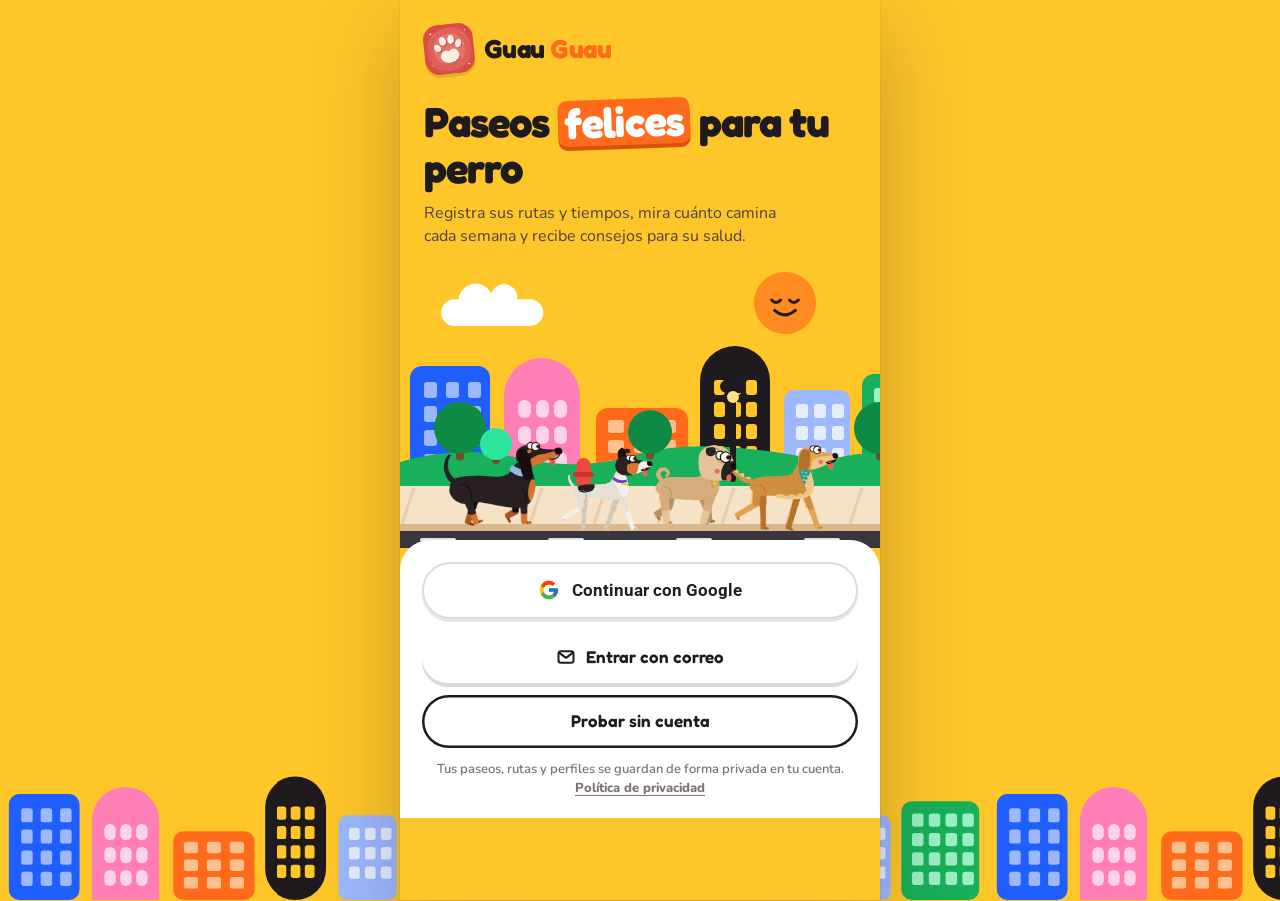
<file: index.html>
<!DOCTYPE html>
<html lang="es">
<head>
<meta charset="utf-8">
<meta name="viewport" content="width=device-width, initial-scale=1, viewport-fit=cover">
<title>Guau Guau · Paseos felices para tu perro</title>
<meta name="description" content="Registra los paseos de tu perro: rutas, tiempos, estadísticas y consejos de salud.">
<meta name="theme-color" content="#FFC629">
<meta name="apple-mobile-web-app-capable" content="yes">
<meta name="mobile-web-app-capable" content="yes">
<meta name="apple-mobile-web-app-status-bar-style" content="default">
<meta name="apple-mobile-web-app-title" content="Guau Guau">
<link rel="manifest" href="manifest.webmanifest">
<link rel="icon" type="image/png" href="favicon.png">
<link rel="apple-touch-icon" href="apple-touch-icon.png">
<link rel="preconnect" href="https://fonts.googleapis.com">
<link rel="preconnect" href="https://fonts.gstatic.com" crossorigin>
<link href="https://fonts.googleapis.com/css2?family=Fredoka:wght@500;600;700&family=Nunito:wght@500;600;700;800&family=Roboto:wght@500;700&family=Caveat:wght@600;700&display=swap" rel="stylesheet">
<link rel="stylesheet" href="leaflet.css">
<link rel="stylesheet" href="styles.css?v=13">
</head>
<body>
<div class="desk-bg" id="deskBg" aria-hidden="true"></div>
<div class="rotar" aria-live="polite"><svg viewBox="0 0 24 24" fill="none" stroke="currentColor" stroke-width="2.2" stroke-linecap="round" stroke-linejoin="round" aria-hidden="true"><rect x="7" y="2.5" width="10" height="19" rx="2.5"/><path d="M11 18.5h2"/></svg><b>Gira tu teléfono</b><span>Guau Guau se usa en vertical</span></div>
<div class="app" id="app">

  <!-- ============ CARGANDO ============ -->
  <section class="screen loading on" id="scr-loading">
    <div class="walk-scene" data-scene></div>
    <p>Cargando…</p>
  </section>

  <!-- ============ LOGIN ============ -->
  <section class="screen login" id="scr-login">
    <div class="login-top">
      <span class="logo"><img class="logo-img" data-asset="logo" alt="" aria-hidden="true"><span>Guau <b>Guau</b></span></span>
      <h1>Paseos <span>felices</span> para tu perro</h1>
      <p>Registra sus rutas y tiempos, mira cuánto camina cada semana y recibe consejos para su salud.</p>
    </div>
    <div class="walk-scene" data-scene role="img" aria-label="Un golden, un pug, un terrier chileno y una salchicha caminando por la vereda"><div class="ws-pack n4"><img class="ws-dog" data-asset="caminando" data-raza="salchicha" alt=""><img class="ws-dog" data-asset="caminando" data-raza="terrier" alt=""><img class="ws-dog" data-asset="caminando" data-raza="pug" alt=""><img class="ws-dog" data-asset="caminando" data-raza="golden" alt=""></div></div>
    <div class="login-actions">
      <div class="config-warn" id="configWarn" hidden>Falta conectar Supabase: completa <b>config.js</b> para activar el login con Google. Mientras tanto puedes probar la app sin cuenta.</div>
      <button class="btn-google" id="googleBtn"><svg viewBox="0 0 48 48" aria-hidden="true"><path fill="#FFC107" d="M43.6 20.5H42V20H24v8h11.3C33.7 32.7 29.2 36 24 36c-6.6 0-12-5.4-12-12s5.4-12 12-12c3.1 0 5.8 1.2 7.9 3.1l5.7-5.7C34 6.1 29.3 4 24 4 12.9 4 4 12.9 4 24s8.9 20 20 20 20-8.9 20-20c0-1.3-.1-2.4-.4-3.5z"/><path fill="#FF3D00" d="m6.3 14.7 6.6 4.8C14.7 15.1 19 12 24 12c3.1 0 5.8 1.2 7.9 3.1l5.7-5.7C34 6.1 29.3 4 24 4 16.3 4 9.7 8.3 6.3 14.7z"/><path fill="#4CAF50" d="M24 44c5.2 0 9.9-2 13.4-5.2l-6.2-5.2C29.2 35.1 26.7 36 24 36c-5.2 0-9.6-3.3-11.3-8l-6.5 5C9.5 39.6 16.2 44 24 44z"/><path fill="#1976D2" d="M43.6 20.5H42V20H24v8h11.3c-.8 2.2-2.2 4.2-4.1 5.6l6.2 5.2C37 39.2 44 34 44 24c0-1.3-.1-2.4-.4-3.5z"/></svg>Continuar con Google</button>
      <button class="btn btn-white btn-block" id="otpBtn" data-action="otp"><svg viewBox="0 0 24 24" fill="none" stroke="currentColor" stroke-width="2.4" stroke-linecap="round" stroke-linejoin="round"><rect x="3" y="5" width="18" height="14" rx="3"/><path d="m4 7 8 6 8-6"/></svg>Entrar con correo</button>
      <button class="btn btn-ghost btn-block" id="demoBtn">Probar sin cuenta</button>
      <p class="fine">Tus paseos, rutas y perfiles se guardan de forma privada en tu cuenta. <button type="button" class="link-btn" data-action="privacy">Política de privacidad</button></p>
    </div>
  </section>

  <!-- ============ ONBOARDING ============ -->
  <section class="screen onboard" id="scr-onboard">
    <div class="onb-head" id="onbHead">
      <h1 id="onbTitle">¿Quién es tu perro?</h1>
      <p id="onbSub">Elige su raza: la app se adapta a él.</p>
      <img id="onbDog" data-asset="ladeando" alt="">
    </div>
    <div class="onb-body">
      <div class="raza-pick" id="onbPick"></div>
      <div id="onbStep2" hidden>
        <button type="button" class="raza-chip" id="onbBack"></button>
        <form class="form" id="onbForm" autocomplete="off" data-dogform></form>
        <button class="btn btn-orange btn-lg btn-block" id="onbSave" style="margin-top:18px">Crear perfil</button>
      </div>
      <button class="btn btn-ghost btn-block" id="onbCancel" style="margin-top:12px" hidden>Cancelar</button>
      <button class="btn btn-white btn-block" id="onbJoin" data-action="fam-join" style="margin-top:12px" hidden>¿Te invitaron? Tengo un código de familia</button>
    </div>
  </section>

  <!-- ============ APP ============ -->
  <section class="screen" id="scr-main">
    <div class="demo-bar" id="demoBar" hidden><span class="pill">DEMO</span><span>Sin cuenta · no se guarda</span><button class="link-btn" id="demoExit">Iniciar sesión</button></div>
    <div class="sync-bar" id="syncBar" hidden></div>

    <!-- PERFIL -->
    <div class="view" id="v-perfil">
      <div class="pg-sky" id="pgSky">
        <div class="pg-bg" id="pgBg"></div>
        <div class="bokeh" id="pgBokeh"></div>
        <div class="pg-top">
          <button class="dog-switch" id="dogSwitch" aria-label="Cambiar de perro"><img alt=""><span data-bind="dogname">Goku</span><svg viewBox="0 0 24 24" fill="none" stroke="currentColor" stroke-width="3" stroke-linecap="round"><path d="m6 9 6 6 6-6"/></svg></button>
          <div class="pg-actions"><button class="pg-gear" data-action="add-photo" aria-label="Subir foto"><svg viewBox="0 0 24 24" fill="none" stroke="currentColor" stroke-width="2.2" stroke-linecap="round" stroke-linejoin="round"><path d="M4 8.5A2.5 2.5 0 0 1 6.5 6h1.8l1.4-2h4.6l1.4 2h1.8A2.5 2.5 0 0 1 20 8.5v9a2.5 2.5 0 0 1-2.5 2.5h-11A2.5 2.5 0 0 1 4 17.5z"/><circle cx="12" cy="13" r="3.6"/></svg></button></div>
        </div>
        <div class="pg-lvl" id="pgLvl" role="button" tabindex="0"><span>NV</span><b id="pgLvlNum">1</b></div>
        <svg class="pg-arc" id="pgArc" viewBox="0 0 400 200" aria-hidden="true"></svg>
        <img class="pg-dog" id="pgDog" data-asset="ladeando" alt="Tu perro">
      </div>
      <div class="pg-card" id="pgCard"></div>
    </div>

    <!-- RUTAS -->
    <div class="view" id="v-rutas">
      <div class="vhead"><div><span class="kicker">Tus recorridos</span><h1>Rutas</h1></div><div class="right"><button class="btn btn-orange btn-sm" data-action="start-free"><svg viewBox="0 0 24 24" fill="currentColor"><circle cx="12" cy="12" r="6"/></svg>Grabar</button></div></div>
      <div class="vbody" id="routesBody"></div>
    </div>

    <!-- PROGRESO (salud + estadísticas) -->
    <div class="view" id="v-stats">
      <div class="vhead"><div><span class="kicker">Salud y estadísticas</span><h1>Progreso</h1></div><div class="right"><button class="btn btn-white btn-sm" data-action="edit-dog">Editar perfil</button></div></div>
      <div class="vbody">
        <div class="seg prog-tabs" role="tablist"><button type="button" data-ptab="hoy" class="on">Hoy</button><button type="button" data-ptab="numeros">Números</button><button type="button" data-ptab="cuidados">Cuidados</button></div>
        <div id="healthBody" class="ptab" data-p="hoy"></div>
        <div id="statsBody" class="ptab" data-p="numeros" hidden></div>
        <div id="careBody" class="ptab" data-p="cuidados" hidden></div>
      </div>
    </div>

    <!-- ÁLBUM -->
    <div class="view" id="v-fotos">
      <div class="vhead gal-head"><button class="icon-btn" data-go="perfil" aria-label="Volver al perfil"><svg viewBox="0 0 24 24" fill="none" stroke="currentColor" stroke-width="2.4" stroke-linecap="round" stroke-linejoin="round"><path d="M15 5l-7 7 7 7"/></svg></button><div><span class="kicker">Recuerdos</span><h1>Álbum de <span data-bind="dogname">Goku</span></h1></div><div class="right"><button class="btn btn-orange btn-sm" data-action="add-photo"><svg viewBox="0 0 24 24" fill="none" stroke="currentColor" stroke-width="2.6" stroke-linecap="round"><path d="M12 5v14M5 12h14"/></svg>Subir</button></div></div>
      <div class="vbody" id="galBody"></div>
    </div>

    <!-- AJUSTES -->
    <div class="view" id="v-ajustes">
      <div class="vhead"><div><span class="kicker">Tu cuenta</span><h1>Ajustes</h1></div></div>
      <div class="vbody" id="settingsBody"></div>
    </div>

    <nav class="bnav" id="bnav" aria-label="Secciones">
      <button data-go="perfil" class="on"><svg viewBox="0 0 24 24" fill="none" stroke="currentColor" stroke-width="2.4" stroke-linecap="round" stroke-linejoin="round"><g transform="translate(12 12) scale(1.059) translate(-12 -12.5)" stroke-width="2.27"><path d="M4 21v-1a5 5 0 0 1 5-5h6a5 5 0 0 1 5 5v1"/><circle cx="12" cy="8" r="4"/></g></svg>Perfil</button>
      <button data-go="rutas"><svg viewBox="0 0 24 24" fill="none" stroke="currentColor" stroke-width="2.4" stroke-linecap="round" stroke-linejoin="round"><g transform="translate(12 12) scale(0.947) translate(-12 -12)" stroke-width="2.53"><circle cx="6" cy="19" r="2.5"/><circle cx="18" cy="5" r="2.5"/><path d="M8.5 19H16a3.5 3.5 0 0 0 0-7H8a3.5 3.5 0 0 1 0-7h7.5"/></g></svg>Rutas</button>
      <button class="go" data-action="start-sheet" aria-label="Pasear"><span class="ball"><svg viewBox="0 0 24 24" fill="currentColor"><ellipse cx="6" cy="9.5" rx="2.1" ry="2.6"/><ellipse cx="10" cy="5.6" rx="2.1" ry="2.7"/><ellipse cx="14.6" cy="5.6" rx="2.1" ry="2.7"/><ellipse cx="18.4" cy="9.6" rx="2.1" ry="2.6"/><path d="M12.3 11c2.6 0 5.6 3.6 5.6 6.2 0 1.8-1.3 2.6-2.8 2.6-1.2 0-1.8-.6-2.8-.6s-1.7.6-2.9.6c-1.5 0-2.8-.8-2.8-2.6 0-2.6 3-6.2 5.7-6.2z"/></svg></span>Pasear</button>
      <button data-go="stats"><svg viewBox="0 0 24 24" fill="none" stroke="currentColor" stroke-width="2.4" stroke-linecap="round" stroke-linejoin="round"><g transform="translate(12 12) scale(1.200) translate(-12 -12.88)" stroke-width="2.00"><path d="M12 20s-7.5-4.6-7.5-10.2A4.3 4.3 0 0 1 12 7.2a4.3 4.3 0 0 1 7.5 2.6C19.5 15.4 12 20 12 20z"/><path d="M7.5 12.5h2.5l1.3-2.3 2 4.3 1.4-2h1.8"/></g></svg>Progreso</button>
      <button data-go="ajustes"><svg viewBox="0 0 24 24" fill="none" stroke="currentColor" stroke-width="2.4" stroke-linecap="round" stroke-linejoin="round"><g transform="translate(12 12) scale(0.841) translate(-12 -12)" stroke-width="2.85"><circle cx="12" cy="12" r="3"/><path d="M19.4 15a1.7 1.7 0 0 0 .3 1.8l.1.1a2 2 0 1 1-2.8 2.8l-.1-.1a1.7 1.7 0 0 0-1.8-.3 1.7 1.7 0 0 0-1 1.5V21a2 2 0 1 1-4 0v-.1a1.7 1.7 0 0 0-1.1-1.5 1.7 1.7 0 0 0-1.8.3l-.1.1a2 2 0 1 1-2.8-2.8l.1-.1a1.7 1.7 0 0 0 .3-1.8 1.7 1.7 0 0 0-1.5-1H3a2 2 0 1 1 0-4h.1a1.7 1.7 0 0 0 1.5-1.1 1.7 1.7 0 0 0-.3-1.8l-.1-.1a2 2 0 1 1 2.8-2.8l.1.1a1.7 1.7 0 0 0 1.8.3H9a1.7 1.7 0 0 0 1-1.5V3a2 2 0 1 1 4 0v.1a1.7 1.7 0 0 0 1 1.5 1.7 1.7 0 0 0 1.8-.3l.1-.1a2 2 0 1 1 2.8 2.8l-.1.1a1.7 1.7 0 0 0-.3 1.8V9a1.7 1.7 0 0 0 1.5 1H21a2 2 0 1 1 0 4h-.1a1.7 1.7 0 0 0-1.5 1z"/></g></svg>Ajustes</button>
    </nav>
  </section>

  <!-- ============ PASEO EN VIVO ============ -->
  <div class="live" id="live" hidden>
    <div class="live-map">
      <div class="map" id="liveMap"></div>
      <div class="map-pill" id="gpsPill"><span class="dot"></span><span id="gpsText">Buscando señal GPS…</span></div>
      <button class="btn btn-white btn-sm pocket-btn" id="pocketBtn" aria-label="Modo bolsillo"><svg viewBox="0 0 24 24" fill="none" stroke="currentColor" stroke-width="2.4" stroke-linecap="round" stroke-linejoin="round"><path d="M20 14.5A8 8 0 1 1 9.5 4a6.5 6.5 0 0 0 10.5 10.5z"/></svg>Bolsillo</button>
      <button class="btn btn-white btn-sm recenter" id="recenter"><svg viewBox="0 0 24 24" fill="none" stroke="currentColor" stroke-width="2.4" stroke-linecap="round"><circle cx="12" cy="12" r="3.5"/><path d="M12 2v3M12 19v3M2 12h3M19 12h3"/></svg>Centrar</button>
    </div>
    <div class="live-panel" id="livePanel">
      <div class="live-top"><span class="rec"></span><span id="liveTitle">Paseando</span><span class="tag" id="modeTag">GPS</span></div>
      <div class="timer" id="timer">00:00</div>
      <p class="live-tip" id="liveTip">No bloquees el teléfono (pausa el GPS): usa <b>Bolsillo</b>.</p>
      <div class="live-stats">
        <div class="tile"><span>Distancia</span><b id="lDist">0,00<small>km</small></b></div>
        <div class="tile"><span>Ritmo</span><b id="lPace">–</b></div>
        <div class="tile"><span>Pasitos</span><b id="lSteps">0</b></div>
      </div>
      <div>
        <div class="goal-row"><span id="lGoalLbl">Este paseo</span><span id="lGoalTxt">0 / 20 min</span></div>
        <div class="lane" id="lane">
          <svg class="lane-flag" viewBox="0 0 26 44" aria-hidden="true"><rect x="3" y="2" width="4" height="42" rx="2" fill="#1E1A1D"/><path d="M7 4h16l-5 7 5 7H7z" fill="#FF6B1A"/></svg>
          <img class="lane-dog" data-asset="caminando" alt="">
          <div class="goalbar"><i id="lGoalBar" style="width:0%"></i></div>
        </div>
        <p class="lane-sub" id="lDaySub"></p>
      </div>
      <div class="follow-note" id="followNote" hidden></div>
      <div class="flags">
        <button class="flag" id="flagPee" aria-pressed="false"></button>
        <button class="flag" id="flagPoop" aria-pressed="false"></button>
      </div>
      <div class="live-actions">
        <button class="btn btn-white" id="pauseBtn"></button>
        <button class="btn btn-red" id="stopBtn"><svg viewBox="0 0 24 24" fill="currentColor"><rect x="6" y="6" width="12" height="12" rx="3"/></svg>Terminar</button>
      </div>
    </div>
  </div>
</div>

<div class="pocket" id="pocket" hidden><div class="pk-in"><div class="pk-time" id="pkTime">00:00</div><div class="pk-info" id="pkInfo"></div><p>Modo bolsillo · el GPS sigue grabando<br>Toca dos veces para volver</p></div></div>
<input type="file" id="photoInput" accept="image/*" multiple class="sr" tabindex="-1" aria-hidden="true">
<div id="layer"></div>
<div class="tooltip" id="tooltip"></div>
<div class="toast" id="toast" role="status" aria-live="polite"></div>

<script src="app-nativa.js?v=13"></script>
<script src="leaflet.js"></script>
<script src="supabase.js"></script>
<script src="config.js"></script>
<script>window.SALCHI_ASSETS={"caminando": "goku-caminando-sprite.webp", "ladeando": "goku-ladeando-sprite.webp", "durmiendo": "goku-durmiendo-sprite.webp", "cara": "goku-cara.webp", "logo": "logo-guau.webp", "ilu-feliz": "ilu-feliz.webp", "ilu-curioso": "ilu-curioso.webp", "ilu-guino": "ilu-guino.webp", "ilu-perfil": "ilu-perfil.webp", "ilu-dormilon": "ilu-dormilon.webp", "fondo-coral": "fondo-coral.webp", "fondo-huesitos": "fondo-huesitos.webp", "fondo-huellitas": "fondo-huellitas.webp", "fondo-nubes": "fondo-nubes.webp", "fondo-noche": "fondo-noche.webp", "pug:caminando": "pug-caminando-sprite.webp", "pug:ladeando": "pug-ladeando-sprite.webp", "pug:durmiendo": "pug-durmiendo-sprite.webp", "pug:cara": "pug-cara.webp", "pug:ilu-feliz": "ilu-pug-feliz.webp", "pug:ilu-curioso": "ilu-pug-curioso.webp", "pug:ilu-guino": "ilu-pug-guino.webp", "pug:ilu-perfil": "ilu-pug-perfil.webp", "pug:ilu-dormilon": "ilu-pug-dormilon.webp", "golden:caminando": "golden-caminando-sprite.webp", "golden:ladeando": "golden-ladeando-sprite.webp", "golden:durmiendo": "golden-durmiendo-sprite.webp", "golden:cara": "golden-cara.webp", "golden:ilu-feliz": "ilu-golden-feliz.webp", "golden:ilu-curioso": "ilu-golden-curioso.webp", "golden:ilu-guino": "ilu-golden-guino.webp", "golden:ilu-perfil": "ilu-golden-perfil.webp", "golden:ilu-dormilon": "ilu-golden-dormilon.webp", "terrier:caminando": "terrier-caminando-sprite.webp", "terrier:ladeando": "terrier-ladeando-sprite.webp", "terrier:durmiendo": "terrier-durmiendo-sprite.webp", "terrier:cara": "terrier-cara.webp", "terrier:ilu-feliz": "ilu-terrier-feliz.webp", "terrier:ilu-curioso": "ilu-terrier-curioso.webp", "terrier:ilu-guino": "ilu-terrier-guino.webp", "terrier:ilu-perfil": "ilu-terrier-perfil.webp", "terrier:ilu-dormilon": "ilu-terrier-dormilon.webp"};</script>
<script src="app.js?v=13"></script>
</body>
</html>
</file>
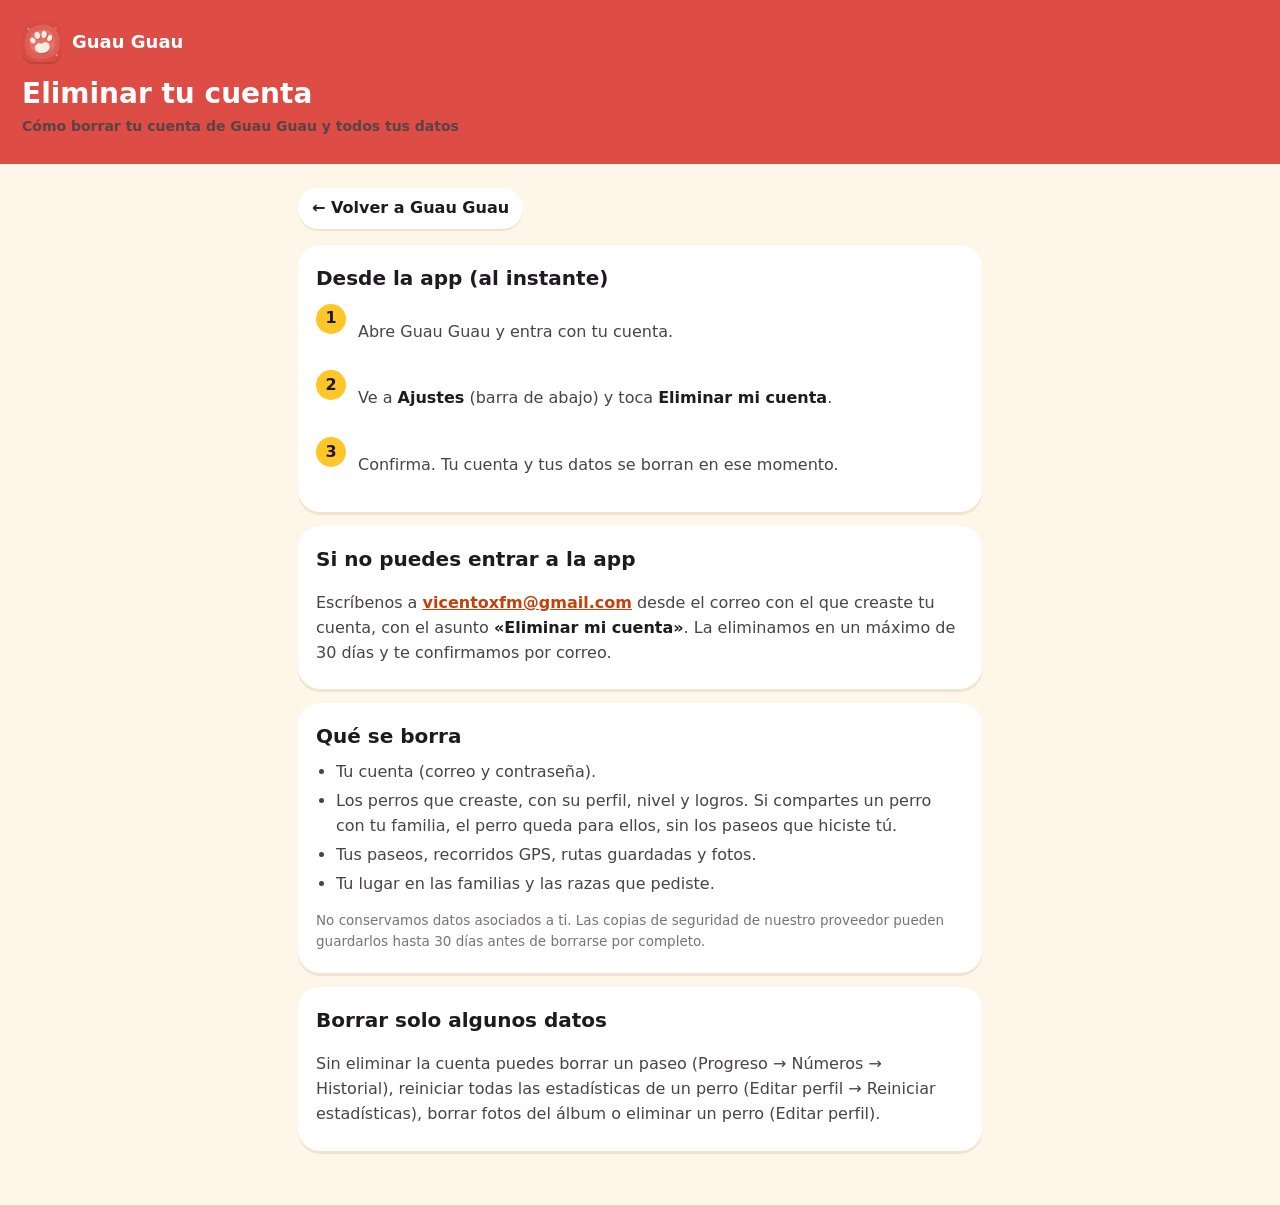
<file: borrar-cuenta.html>
<!DOCTYPE html>
<html lang="es">
<head>
<meta charset="utf-8">
<meta name="viewport" content="width=device-width, initial-scale=1, viewport-fit=cover">
<title>Eliminar tu cuenta · Guau Guau</title>
<meta name="description" content="Cómo borrar tu cuenta de Guau Guau y todos tus datos">
<link rel="icon" type="image/png" href="favicon.png">
<style>
:root{--ink:#1E1A1D;--ink-2:#4A4247;--ink-3:#7B7176;--cream:#FFF6EA;--line:#F1E3CF;--orange:#FF6B1A;--rojo:#DD4D45;--yellow:#FFC629}
*{box-sizing:border-box}
html{-webkit-text-size-adjust:100%}
body{margin:0;background:var(--cream);color:var(--ink);font-family:'Nunito',ui-rounded,system-ui,-apple-system,'Segoe UI',sans-serif;line-height:1.55;font-size:16px}
.top{background:var(--rojo);color:#fff;padding:calc(22px + env(safe-area-inset-top,0px)) 22px 26px}
.top .marca{display:flex;align-items:center;gap:10px;font-weight:800;font-size:18px}
.top .marca img{width:40px;height:40px;border-radius:12px;box-shadow:0 2px 0 rgba(0,0,0,.15)}
.top h1{font-size:28px;line-height:1.15;margin:16px 0 6px;font-family:'Fredoka',ui-rounded,system-ui,sans-serif;font-weight:600}
.top p{margin:0;opacity:.9;font-weight:700;font-size:14px}
main{max-width:720px;margin:0 auto;padding:18px 18px calc(40px + env(safe-area-inset-bottom,0px))}
section{background:#fff;border-radius:22px;padding:18px 18px 8px;margin:0 0 14px;box-shadow:0 3px 0 var(--line)}
h2{font-family:'Fredoka',ui-rounded,system-ui,sans-serif;font-weight:600;font-size:20px;margin:0 0 8px}
p,li{color:var(--ink-2)}
ul{padding-left:20px;margin:6px 0 12px}
li{margin:4px 0}
b{color:var(--ink)}
a{color:#C2410C;font-weight:800}
.paso{display:flex;gap:12px;align-items:flex-start;margin:10px 0}
.paso span{flex:none;width:30px;height:30px;border-radius:50%;background:var(--yellow);display:grid;place-items:center;font-weight:900}
.volver{display:inline-block;margin:6px 0 16px;font-weight:800;color:var(--ink);text-decoration:none;background:#fff;border-radius:999px;padding:8px 14px;box-shadow:0 2px 0 var(--line)}
.embebido .top,.embebido .volver{display:none}
.embebido main{padding:12px 6px 24px}
.nota{font-size:13.5px;color:var(--ink-3)}
</style>
<script>if(window.self!==window.top)document.documentElement.classList.add('embebido');</script>
</head>
<body>
<header class="top"><div class="marca"><img src="icon-192.png" alt="">Guau Guau</div><h1>Eliminar tu cuenta</h1><p>Cómo borrar tu cuenta de Guau Guau y todos tus datos</p></header>
<main>
<a class="volver" href="./">← Volver a Guau Guau</a>

<section>
<h2>Desde la app (al instante)</h2>
<div class="paso"><span>1</span><p>Abre Guau Guau y entra con tu cuenta.</p></div>
<div class="paso"><span>2</span><p>Ve a <b>Ajustes</b> (barra de abajo) y toca <b>Eliminar mi cuenta</b>.</p></div>
<div class="paso"><span>3</span><p>Confirma. Tu cuenta y tus datos se borran en ese momento.</p></div>
</section>

<section>
<h2>Si no puedes entrar a la app</h2>
<p>Escríbenos a <a href="mailto:vicentoxfm@gmail.com?subject=Eliminar%20mi%20cuenta%20de%20Guau%20Guau">vicentoxfm@gmail.com</a> desde el correo con el que creaste tu cuenta, con el asunto <b>«Eliminar mi cuenta»</b>. La eliminamos en un máximo de 30 días y te confirmamos por correo.</p>
</section>

<section>
<h2>Qué se borra</h2>
<ul>
<li>Tu cuenta (correo y contraseña).</li>
<li>Los perros que creaste, con su perfil, nivel y logros. Si compartes un perro con tu familia, el perro queda para ellos, sin los paseos que hiciste tú.</li>
<li>Tus paseos, recorridos GPS, rutas guardadas y fotos.</li>
<li>Tu lugar en las familias y las razas que pediste.</li>
</ul>
<p class="nota">No conservamos datos asociados a ti. Las copias de seguridad de nuestro proveedor pueden guardarlos hasta 30 días antes de borrarse por completo.</p>
</section>

<section>
<h2>Borrar solo algunos datos</h2>
<p>Sin eliminar la cuenta puedes borrar un paseo (Progreso → Números → Historial), reiniciar todas las estadísticas de un perro (Editar perfil → Reiniciar estadísticas), borrar fotos del álbum o eliminar un perro (Editar perfil).</p>
</section>

</main>
</body>
</html>
</file>
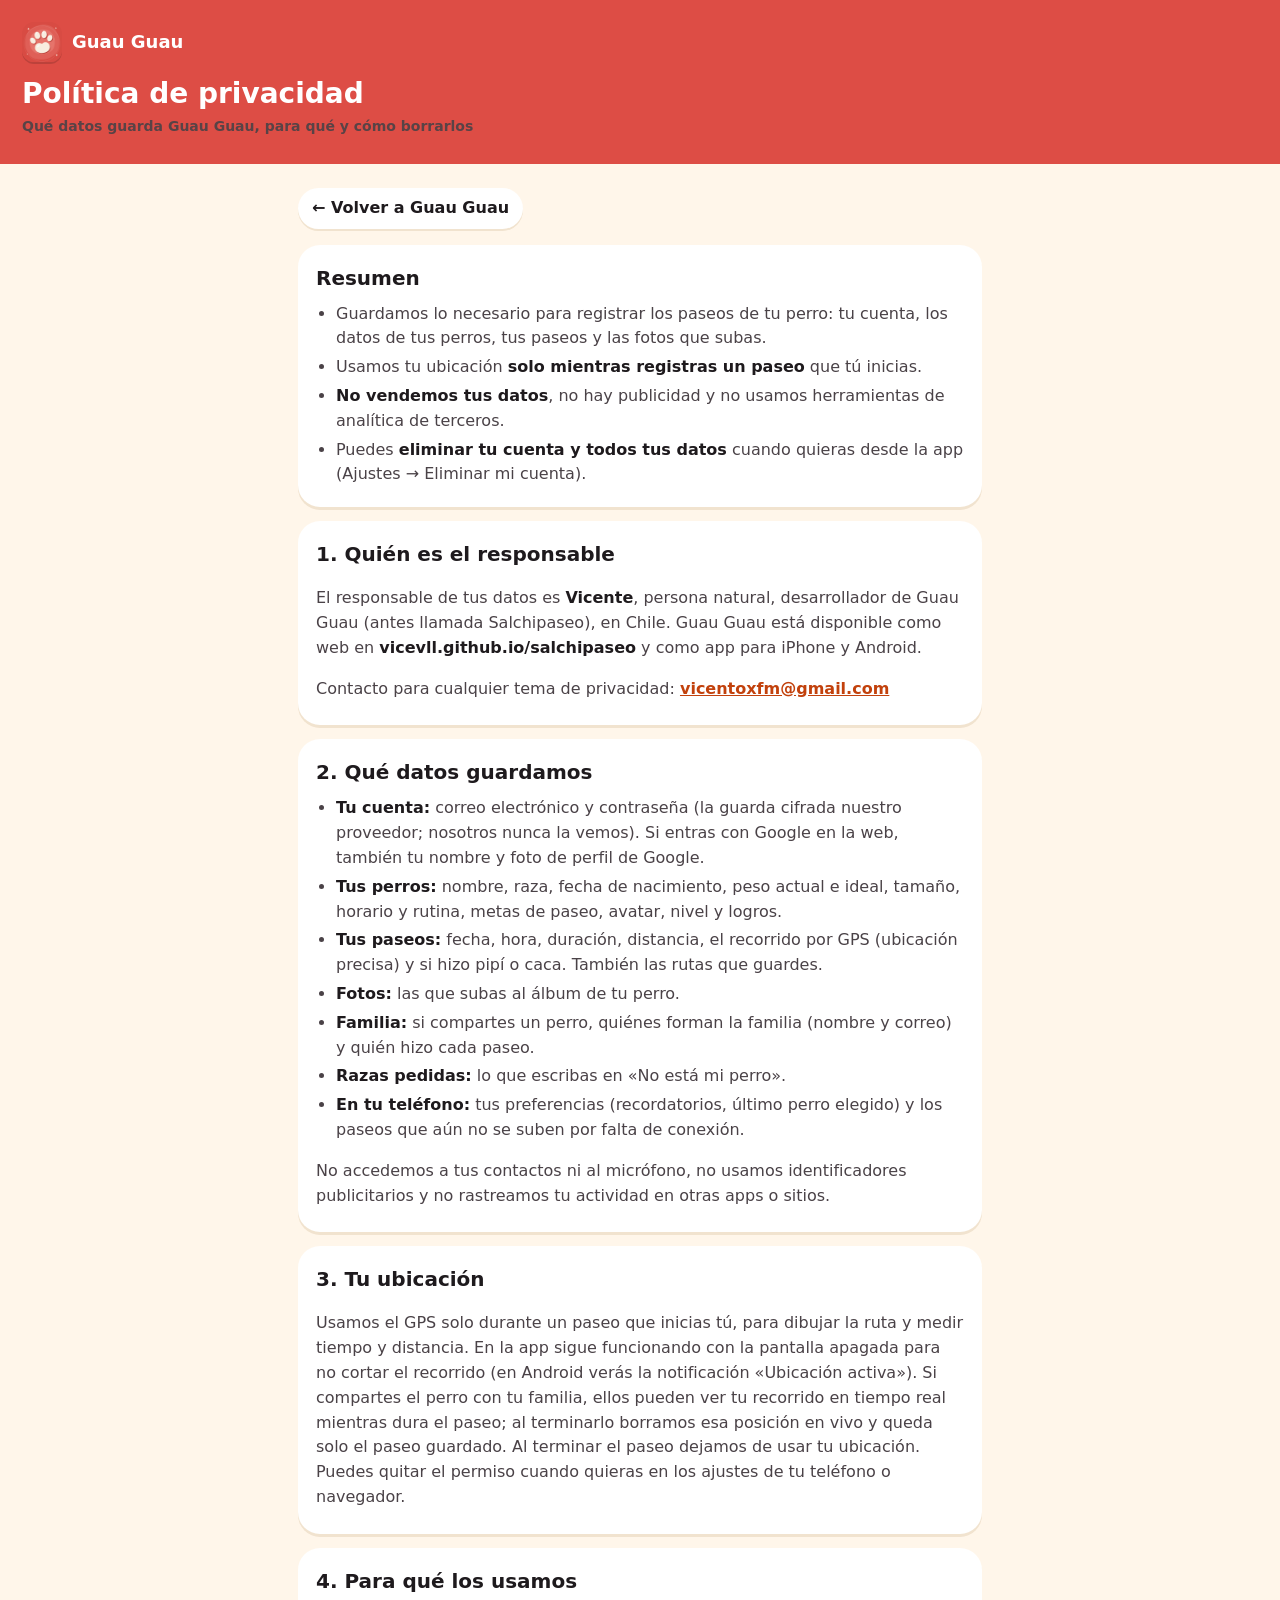
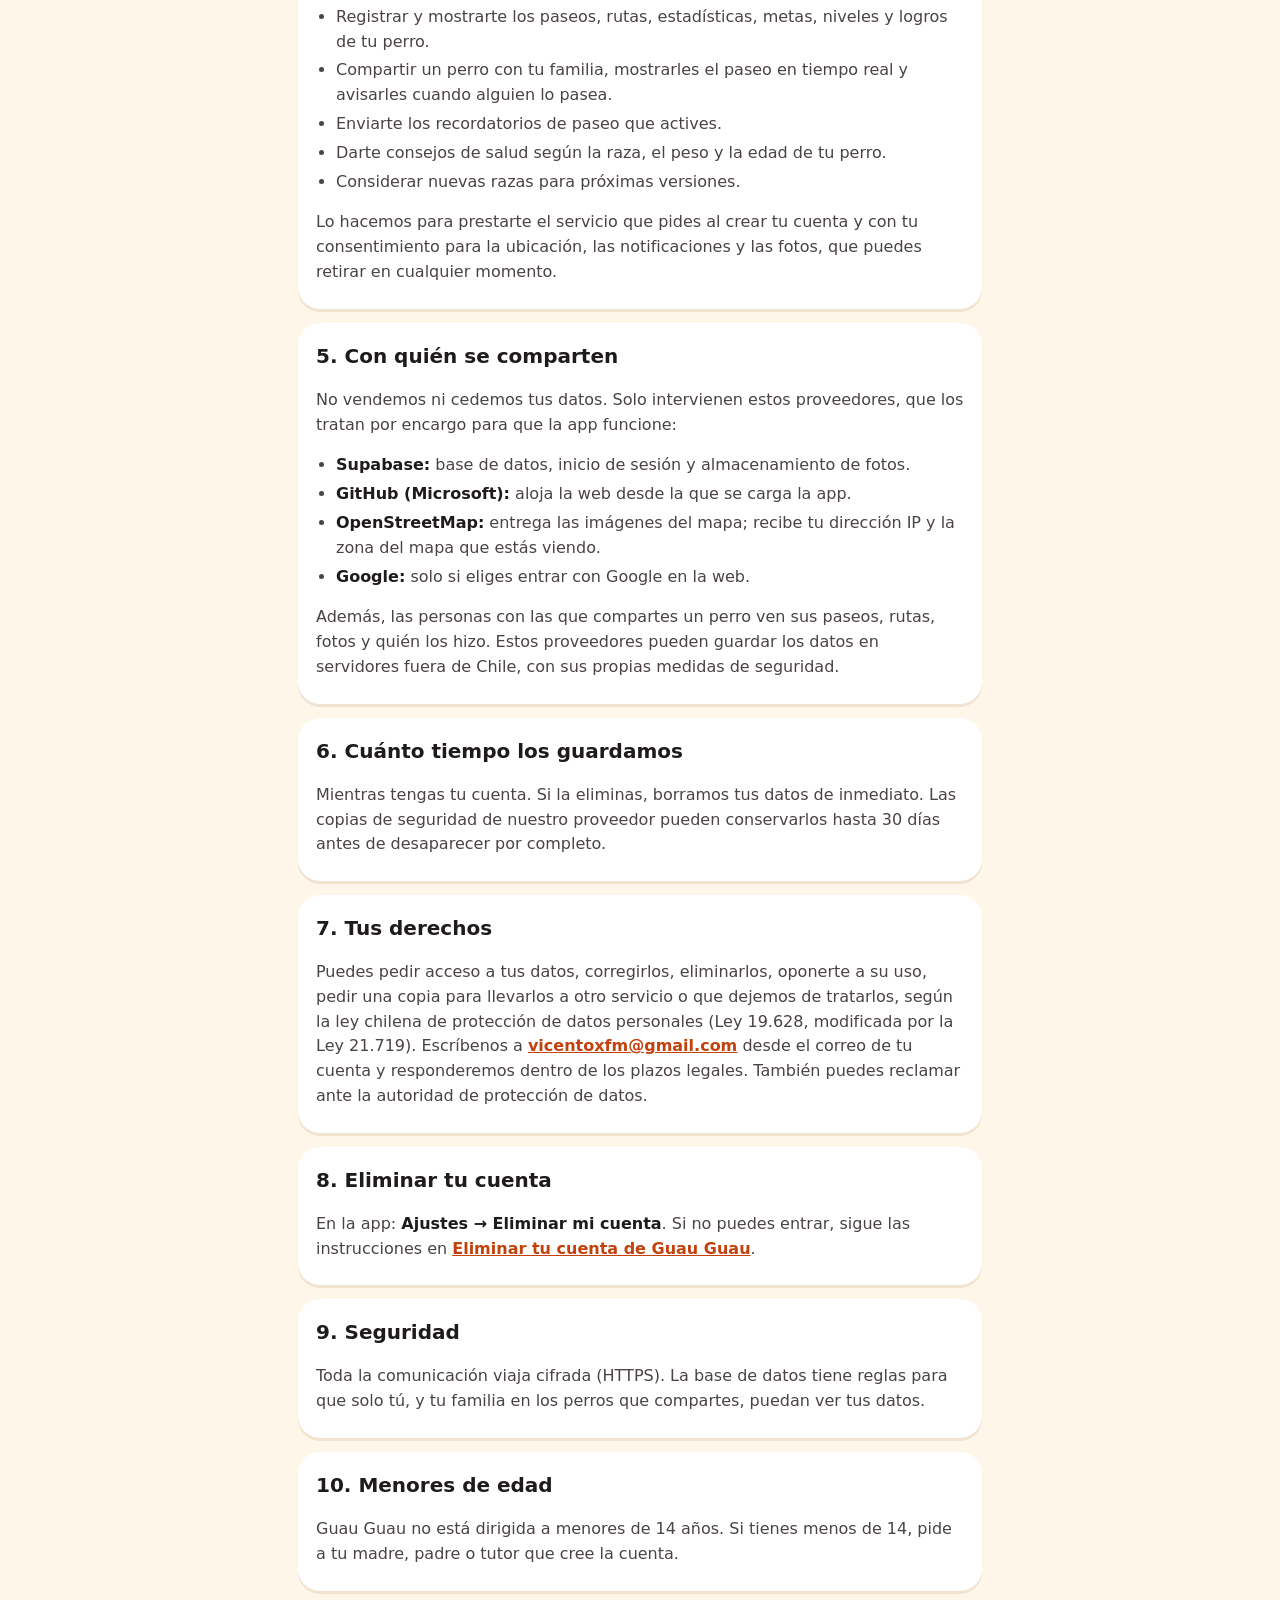
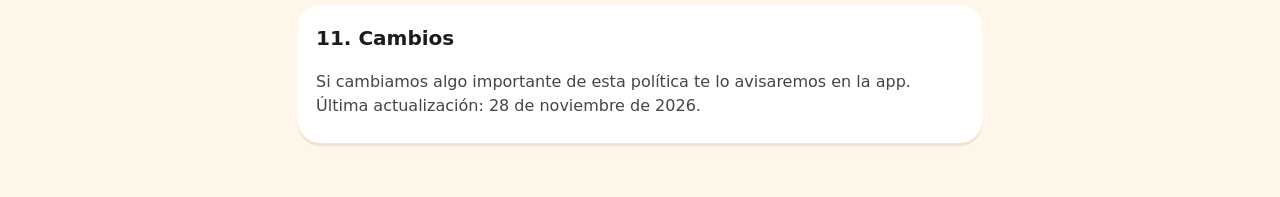
<file: privacidad.html>
<!DOCTYPE html>
<html lang="es">
<head>
<meta charset="utf-8">
<meta name="viewport" content="width=device-width, initial-scale=1, viewport-fit=cover">
<title>Política de privacidad · Guau Guau</title>
<meta name="description" content="Qué datos guarda Guau Guau, para qué y cómo borrarlos">
<link rel="icon" type="image/png" href="favicon.png">
<style>
:root{--ink:#1E1A1D;--ink-2:#4A4247;--ink-3:#7B7176;--cream:#FFF6EA;--line:#F1E3CF;--orange:#FF6B1A;--rojo:#DD4D45;--yellow:#FFC629}
*{box-sizing:border-box}
html{-webkit-text-size-adjust:100%}
body{margin:0;background:var(--cream);color:var(--ink);font-family:'Nunito',ui-rounded,system-ui,-apple-system,'Segoe UI',sans-serif;line-height:1.55;font-size:16px}
.top{background:var(--rojo);color:#fff;padding:calc(22px + env(safe-area-inset-top,0px)) 22px 26px}
.top .marca{display:flex;align-items:center;gap:10px;font-weight:800;font-size:18px}
.top .marca img{width:40px;height:40px;border-radius:12px;box-shadow:0 2px 0 rgba(0,0,0,.15)}
.top h1{font-size:28px;line-height:1.15;margin:16px 0 6px;font-family:'Fredoka',ui-rounded,system-ui,sans-serif;font-weight:600}
.top p{margin:0;opacity:.9;font-weight:700;font-size:14px}
main{max-width:720px;margin:0 auto;padding:18px 18px calc(40px + env(safe-area-inset-bottom,0px))}
section{background:#fff;border-radius:22px;padding:18px 18px 8px;margin:0 0 14px;box-shadow:0 3px 0 var(--line)}
h2{font-family:'Fredoka',ui-rounded,system-ui,sans-serif;font-weight:600;font-size:20px;margin:0 0 8px}
p,li{color:var(--ink-2)}
ul{padding-left:20px;margin:6px 0 12px}
li{margin:4px 0}
b{color:var(--ink)}
a{color:#C2410C;font-weight:800}
.paso{display:flex;gap:12px;align-items:flex-start;margin:10px 0}
.paso span{flex:none;width:30px;height:30px;border-radius:50%;background:var(--yellow);display:grid;place-items:center;font-weight:900}
.volver{display:inline-block;margin:6px 0 16px;font-weight:800;color:var(--ink);text-decoration:none;background:#fff;border-radius:999px;padding:8px 14px;box-shadow:0 2px 0 var(--line)}
.embebido .top,.embebido .volver{display:none}
.embebido main{padding:12px 6px 24px}
.nota{font-size:13.5px;color:var(--ink-3)}
</style>
<script>if(window.self!==window.top)document.documentElement.classList.add('embebido');</script>
</head>
<body>
<header class="top"><div class="marca"><img src="icon-192.png" alt="">Guau Guau</div><h1>Política de privacidad</h1><p>Qué datos guarda Guau Guau, para qué y cómo borrarlos</p></header>
<main>
<a class="volver" href="./">← Volver a Guau Guau</a>

<section>
<h2>Resumen</h2>
<ul>
<li>Guardamos lo necesario para registrar los paseos de tu perro: tu cuenta, los datos de tus perros, tus paseos y las fotos que subas.</li>
<li>Usamos tu ubicación <b>solo mientras registras un paseo</b> que tú inicias.</li>
<li><b>No vendemos tus datos</b>, no hay publicidad y no usamos herramientas de analítica de terceros.</li>
<li>Puedes <b>eliminar tu cuenta y todos tus datos</b> cuando quieras desde la app (Ajustes → Eliminar mi cuenta).</li>
</ul>
</section>

<section>
<h2>1. Quién es el responsable</h2>
<p>El responsable de tus datos es <b>Vicente</b>, persona natural, desarrollador de Guau Guau (antes llamada Salchipaseo), en Chile. Guau Guau está disponible como web en <b>vicevll.github.io/salchipaseo</b> y como app para iPhone y Android.</p>
<p>Contacto para cualquier tema de privacidad: <a href="mailto:vicentoxfm@gmail.com">vicentoxfm@gmail.com</a></p>
</section>

<section>
<h2>2. Qué datos guardamos</h2>
<ul>
<li><b>Tu cuenta:</b> correo electrónico y contraseña (la guarda cifrada nuestro proveedor; nosotros nunca la vemos). Si entras con Google en la web, también tu nombre y foto de perfil de Google.</li>
<li><b>Tus perros:</b> nombre, raza, fecha de nacimiento, peso actual e ideal, tamaño, horario y rutina, metas de paseo, avatar, nivel y logros.</li>
<li><b>Tus paseos:</b> fecha, hora, duración, distancia, el recorrido por GPS (ubicación precisa) y si hizo pipí o caca. También las rutas que guardes.</li>
<li><b>Fotos:</b> las que subas al álbum de tu perro.</li>
<li><b>Familia:</b> si compartes un perro, quiénes forman la familia (nombre y correo) y quién hizo cada paseo.</li>
<li><b>Razas pedidas:</b> lo que escribas en «No está mi perro».</li>
<li><b>En tu teléfono:</b> tus preferencias (recordatorios, último perro elegido) y los paseos que aún no se suben por falta de conexión.</li>
</ul>
<p>No accedemos a tus contactos ni al micrófono, no usamos identificadores publicitarios y no rastreamos tu actividad en otras apps o sitios.</p>
</section>

<section>
<h2>3. Tu ubicación</h2>
<p>Usamos el GPS solo durante un paseo que inicias tú, para dibujar la ruta y medir tiempo y distancia. En la app sigue funcionando con la pantalla apagada para no cortar el recorrido (en Android verás la notificación «Ubicación activa»). Si compartes el perro con tu familia, ellos pueden ver tu recorrido en tiempo real mientras dura el paseo; al terminarlo borramos esa posición en vivo y queda solo el paseo guardado. Al terminar el paseo dejamos de usar tu ubicación. Puedes quitar el permiso cuando quieras en los ajustes de tu teléfono o navegador.</p>
</section>

<section>
<h2>4. Para qué los usamos</h2>
<ul>
<li>Registrar y mostrarte los paseos, rutas, estadísticas, metas, niveles y logros de tu perro.</li>
<li>Compartir un perro con tu familia, mostrarles el paseo en tiempo real y avisarles cuando alguien lo pasea.</li>
<li>Enviarte los recordatorios de paseo que actives.</li>
<li>Darte consejos de salud según la raza, el peso y la edad de tu perro.</li>
<li>Considerar nuevas razas para próximas versiones.</li>
</ul>
<p>Lo hacemos para prestarte el servicio que pides al crear tu cuenta y con tu consentimiento para la ubicación, las notificaciones y las fotos, que puedes retirar en cualquier momento.</p>
</section>

<section>
<h2>5. Con quién se comparten</h2>
<p>No vendemos ni cedemos tus datos. Solo intervienen estos proveedores, que los tratan por encargo para que la app funcione:</p>
<ul>
<li><b>Supabase:</b> base de datos, inicio de sesión y almacenamiento de fotos.</li>
<li><b>GitHub (Microsoft):</b> aloja la web desde la que se carga la app.</li>
<li><b>OpenStreetMap:</b> entrega las imágenes del mapa; recibe tu dirección IP y la zona del mapa que estás viendo.</li>
<li><b>Google:</b> solo si eliges entrar con Google en la web.</li>
</ul>
<p>Además, las personas con las que compartes un perro ven sus paseos, rutas, fotos y quién los hizo. Estos proveedores pueden guardar los datos en servidores fuera de Chile, con sus propias medidas de seguridad.</p>
</section>

<section>
<h2>6. Cuánto tiempo los guardamos</h2>
<p>Mientras tengas tu cuenta. Si la eliminas, borramos tus datos de inmediato. Las copias de seguridad de nuestro proveedor pueden conservarlos hasta 30 días antes de desaparecer por completo.</p>
</section>

<section>
<h2>7. Tus derechos</h2>
<p>Puedes pedir acceso a tus datos, corregirlos, eliminarlos, oponerte a su uso, pedir una copia para llevarlos a otro servicio o que dejemos de tratarlos, según la ley chilena de protección de datos personales (Ley 19.628, modificada por la Ley 21.719). Escríbenos a <a href="mailto:vicentoxfm@gmail.com">vicentoxfm@gmail.com</a> desde el correo de tu cuenta y responderemos dentro de los plazos legales. También puedes reclamar ante la autoridad de protección de datos.</p>
</section>

<section>
<h2>8. Eliminar tu cuenta</h2>
<p>En la app: <b>Ajustes → Eliminar mi cuenta</b>. Si no puedes entrar, sigue las instrucciones en <a href="borrar-cuenta.html">Eliminar tu cuenta de Guau Guau</a>.</p>
</section>

<section>
<h2>9. Seguridad</h2>
<p>Toda la comunicación viaja cifrada (HTTPS). La base de datos tiene reglas para que solo tú, y tu familia en los perros que compartes, puedan ver tus datos.</p>
</section>

<section>
<h2>10. Menores de edad</h2>
<p>Guau Guau no está dirigida a menores de 14 años. Si tienes menos de 14, pide a tu madre, padre o tutor que cree la cuenta.</p>
</section>

<section>
<h2>11. Cambios</h2>
<p>Si cambiamos algo importante de esta política te lo avisaremos en la app. Última actualización: 28 de noviembre de 2026.</p>
</section>

</main>
</body>
</html>
</file>
<file: leaflet.css>
/* required styles */

.leaflet-pane,
.leaflet-tile,
.leaflet-marker-icon,
.leaflet-marker-shadow,
.leaflet-tile-container,
.leaflet-pane > svg,
.leaflet-pane > canvas,
.leaflet-zoom-box,
.leaflet-image-layer,
.leaflet-layer {
	position: absolute;
	left: 0;
	top: 0;
	}
.leaflet-container {
	overflow: hidden;
	}
.leaflet-tile,
.leaflet-marker-icon,
.leaflet-marker-shadow {
	-webkit-user-select: none;
	   -moz-user-select: none;
	        user-select: none;
	  -webkit-user-drag: none;
	}
/* Prevents IE11 from highlighting tiles in blue */
.leaflet-tile::selection {
	background: transparent;
}
/* Safari renders non-retina tile on retina better with this, but Chrome is worse */
.leaflet-safari .leaflet-tile {
	image-rendering: -webkit-optimize-contrast;
	}
/* hack that prevents hw layers "stretching" when loading new tiles */
.leaflet-safari .leaflet-tile-container {
	width: 1600px;
	height: 1600px;
	-webkit-transform-origin: 0 0;
	}
.leaflet-marker-icon,
.leaflet-marker-shadow {
	display: block;
	}
/* .leaflet-container svg: reset svg max-width decleration shipped in Joomla! (joomla.org) 3.x */
/* .leaflet-container img: map is broken in FF if you have max-width: 100% on tiles */
.leaflet-container .leaflet-overlay-pane svg {
	max-width: none !important;
	max-height: none !important;
	}
.leaflet-container .leaflet-marker-pane img,
.leaflet-container .leaflet-shadow-pane img,
.leaflet-container .leaflet-tile-pane img,
.leaflet-container img.leaflet-image-layer,
.leaflet-container .leaflet-tile {
	max-width: none !important;
	max-height: none !important;
	width: auto;
	padding: 0;
	}

.leaflet-container img.leaflet-tile {
	/* See: https://bugs.chromium.org/p/chromium/issues/detail?id=600120 */
	mix-blend-mode: plus-lighter;
}

.leaflet-container.leaflet-touch-zoom {
	-ms-touch-action: pan-x pan-y;
	touch-action: pan-x pan-y;
	}
.leaflet-container.leaflet-touch-drag {
	-ms-touch-action: pinch-zoom;
	/* Fallback for FF which doesn't support pinch-zoom */
	touch-action: none;
	touch-action: pinch-zoom;
}
.leaflet-container.leaflet-touch-drag.leaflet-touch-zoom {
	-ms-touch-action: none;
	touch-action: none;
}
.leaflet-container {
	-webkit-tap-highlight-color: transparent;
}
.leaflet-container a {
	-webkit-tap-highlight-color: rgba(51, 181, 229, 0.4);
}
.leaflet-tile {
	filter: inherit;
	visibility: hidden;
	}
.leaflet-tile-loaded {
	visibility: inherit;
	}
.leaflet-zoom-box {
	width: 0;
	height: 0;
	-moz-box-sizing: border-box;
	     box-sizing: border-box;
	z-index: 800;
	}
/* workaround for https://bugzilla.mozilla.org/show_bug.cgi?id=888319 */
.leaflet-overlay-pane svg {
	-moz-user-select: none;
	}

.leaflet-pane         { z-index: 400; }

.leaflet-tile-pane    { z-index: 200; }
.leaflet-overlay-pane { z-index: 400; }
.leaflet-shadow-pane  { z-index: 500; }
.leaflet-marker-pane  { z-index: 600; }
.leaflet-tooltip-pane   { z-index: 650; }
.leaflet-popup-pane   { z-index: 700; }

.leaflet-map-pane canvas { z-index: 100; }
.leaflet-map-pane svg    { z-index: 200; }

.leaflet-vml-shape {
	width: 1px;
	height: 1px;
	}
.lvml {
	behavior: url(#default#VML);
	display: inline-block;
	position: absolute;
	}


/* control positioning */

.leaflet-control {
	position: relative;
	z-index: 800;
	pointer-events: visiblePainted; /* IE 9-10 doesn't have auto */
	pointer-events: auto;
	}
.leaflet-top,
.leaflet-bottom {
	position: absolute;
	z-index: 1000;
	pointer-events: none;
	}
.leaflet-top {
	top: 0;
	}
.leaflet-right {
	right: 0;
	}
.leaflet-bottom {
	bottom: 0;
	}
.leaflet-left {
	left: 0;
	}
.leaflet-control {
	float: left;
	clear: both;
	}
.leaflet-right .leaflet-control {
	float: right;
	}
.leaflet-top .leaflet-control {
	margin-top: 10px;
	}
.leaflet-bottom .leaflet-control {
	margin-bottom: 10px;
	}
.leaflet-left .leaflet-control {
	margin-left: 10px;
	}
.leaflet-right .leaflet-control {
	margin-right: 10px;
	}


/* zoom and fade animations */

.leaflet-fade-anim .leaflet-popup {
	opacity: 0;
	-webkit-transition: opacity 0.2s linear;
	   -moz-transition: opacity 0.2s linear;
	        transition: opacity 0.2s linear;
	}
.leaflet-fade-anim .leaflet-map-pane .leaflet-popup {
	opacity: 1;
	}
.leaflet-zoom-animated {
	-webkit-transform-origin: 0 0;
	    -ms-transform-origin: 0 0;
	        transform-origin: 0 0;
	}
svg.leaflet-zoom-animated {
	will-change: transform;
}

.leaflet-zoom-anim .leaflet-zoom-animated {
	-webkit-transition: -webkit-transform 0.25s cubic-bezier(0,0,0.25,1);
	   -moz-transition:    -moz-transform 0.25s cubic-bezier(0,0,0.25,1);
	        transition:         transform 0.25s cubic-bezier(0,0,0.25,1);
	}
.leaflet-zoom-anim .leaflet-tile,
.leaflet-pan-anim .leaflet-tile {
	-webkit-transition: none;
	   -moz-transition: none;
	        transition: none;
	}

.leaflet-zoom-anim .leaflet-zoom-hide {
	visibility: hidden;
	}


/* cursors */

.leaflet-interactive {
	cursor: pointer;
	}
.leaflet-grab {
	cursor: -webkit-grab;
	cursor:    -moz-grab;
	cursor:         grab;
	}
.leaflet-crosshair,
.leaflet-crosshair .leaflet-interactive {
	cursor: crosshair;
	}
.leaflet-popup-pane,
.leaflet-control {
	cursor: auto;
	}
.leaflet-dragging .leaflet-grab,
.leaflet-dragging .leaflet-grab .leaflet-interactive,
.leaflet-dragging .leaflet-marker-draggable {
	cursor: move;
	cursor: -webkit-grabbing;
	cursor:    -moz-grabbing;
	cursor:         grabbing;
	}

/* marker & overlays interactivity */
.leaflet-marker-icon,
.leaflet-marker-shadow,
.leaflet-image-layer,
.leaflet-pane > svg path,
.leaflet-tile-container {
	pointer-events: none;
	}

.leaflet-marker-icon.leaflet-interactive,
.leaflet-image-layer.leaflet-interactive,
.leaflet-pane > svg path.leaflet-interactive,
svg.leaflet-image-layer.leaflet-interactive path {
	pointer-events: visiblePainted; /* IE 9-10 doesn't have auto */
	pointer-events: auto;
	}

/* visual tweaks */

.leaflet-container {
	background: #ddd;
	outline-offset: 1px;
	}
.leaflet-container a {
	color: #0078A8;
	}
.leaflet-zoom-box {
	border: 2px dotted #38f;
	background: rgba(255,255,255,0.5);
	}


/* general typography */
.leaflet-container {
	font-family: "Helvetica Neue", Arial, Helvetica, sans-serif;
	font-size: 12px;
	font-size: 0.75rem;
	line-height: 1.5;
	}


/* general toolbar styles */

.leaflet-bar {
	box-shadow: 0 1px 5px rgba(0,0,0,0.65);
	border-radius: 4px;
	}
.leaflet-bar a {
	background-color: #fff;
	border-bottom: 1px solid #ccc;
	width: 26px;
	height: 26px;
	line-height: 26px;
	display: block;
	text-align: center;
	text-decoration: none;
	color: black;
	}
.leaflet-bar a,
.leaflet-control-layers-toggle {
	background-position: 50% 50%;
	background-repeat: no-repeat;
	display: block;
	}
.leaflet-bar a:hover,
.leaflet-bar a:focus {
	background-color: #f4f4f4;
	}
.leaflet-bar a:first-child {
	border-top-left-radius: 4px;
	border-top-right-radius: 4px;
	}
.leaflet-bar a:last-child {
	border-bottom-left-radius: 4px;
	border-bottom-right-radius: 4px;
	border-bottom: none;
	}
.leaflet-bar a.leaflet-disabled {
	cursor: default;
	background-color: #f4f4f4;
	color: #bbb;
	}

.leaflet-touch .leaflet-bar a {
	width: 30px;
	height: 30px;
	line-height: 30px;
	}
.leaflet-touch .leaflet-bar a:first-child {
	border-top-left-radius: 2px;
	border-top-right-radius: 2px;
	}
.leaflet-touch .leaflet-bar a:last-child {
	border-bottom-left-radius: 2px;
	border-bottom-right-radius: 2px;
	}

/* zoom control */

.leaflet-control-zoom-in,
.leaflet-control-zoom-out {
	font: bold 18px 'Lucida Console', Monaco, monospace;
	text-indent: 1px;
	}

.leaflet-touch .leaflet-control-zoom-in, .leaflet-touch .leaflet-control-zoom-out  {
	font-size: 22px;
	}


/* layers control */

.leaflet-control-layers {
	box-shadow: 0 1px 5px rgba(0,0,0,0.4);
	background: #fff;
	border-radius: 5px;
	}
.leaflet-control-layers-toggle {
	background-image: url(images/layers.png);
	width: 36px;
	height: 36px;
	}
.leaflet-retina .leaflet-control-layers-toggle {
	background-image: url(images/layers-2x.png);
	background-size: 26px 26px;
	}
.leaflet-touch .leaflet-control-layers-toggle {
	width: 44px;
	height: 44px;
	}
.leaflet-control-layers .leaflet-control-layers-list,
.leaflet-control-layers-expanded .leaflet-control-layers-toggle {
	display: none;
	}
.leaflet-control-layers-expanded .leaflet-control-layers-list {
	display: block;
	position: relative;
	}
.leaflet-control-layers-expanded {
	padding: 6px 10px 6px 6px;
	color: #333;
	background: #fff;
	}
.leaflet-control-layers-scrollbar {
	overflow-y: scroll;
	overflow-x: hidden;
	padding-right: 5px;
	}
.leaflet-control-layers-selector {
	margin-top: 2px;
	position: relative;
	top: 1px;
	}
.leaflet-control-layers label {
	display: block;
	font-size: 13px;
	font-size: 1.08333em;
	}
.leaflet-control-layers-separator {
	height: 0;
	border-top: 1px solid #ddd;
	margin: 5px -10px 5px -6px;
	}

/* Default icon URLs */
.leaflet-default-icon-path { /* used only in path-guessing heuristic, see L.Icon.Default */
	background-image: url(images/marker-icon.png);
	}


/* attribution and scale controls */

.leaflet-container .leaflet-control-attribution {
	background: #fff;
	background: rgba(255, 255, 255, 0.8);
	margin: 0;
	}
.leaflet-control-attribution,
.leaflet-control-scale-line {
	padding: 0 5px;
	color: #333;
	line-height: 1.4;
	}
.leaflet-control-attribution a {
	text-decoration: none;
	}
.leaflet-control-attribution a:hover,
.leaflet-control-attribution a:focus {
	text-decoration: underline;
	}
.leaflet-attribution-flag {
	display: inline !important;
	vertical-align: baseline !important;
	width: 1em;
	height: 0.6669em;
	}
.leaflet-left .leaflet-control-scale {
	margin-left: 5px;
	}
.leaflet-bottom .leaflet-control-scale {
	margin-bottom: 5px;
	}
.leaflet-control-scale-line {
	border: 2px solid #777;
	border-top: none;
	line-height: 1.1;
	padding: 2px 5px 1px;
	white-space: nowrap;
	-moz-box-sizing: border-box;
	     box-sizing: border-box;
	background: rgba(255, 255, 255, 0.8);
	text-shadow: 1px 1px #fff;
	}
.leaflet-control-scale-line:not(:first-child) {
	border-top: 2px solid #777;
	border-bottom: none;
	margin-top: -2px;
	}
.leaflet-control-scale-line:not(:first-child):not(:last-child) {
	border-bottom: 2px solid #777;
	}

.leaflet-touch .leaflet-control-attribution,
.leaflet-touch .leaflet-control-layers,
.leaflet-touch .leaflet-bar {
	box-shadow: none;
	}
.leaflet-touch .leaflet-control-layers,
.leaflet-touch .leaflet-bar {
	border: 2px solid rgba(0,0,0,0.2);
	background-clip: padding-box;
	}


/* popup */

.leaflet-popup {
	position: absolute;
	text-align: center;
	margin-bottom: 20px;
	}
.leaflet-popup-content-wrapper {
	padding: 1px;
	text-align: left;
	border-radius: 12px;
	}
.leaflet-popup-content {
	margin: 13px 24px 13px 20px;
	line-height: 1.3;
	font-size: 13px;
	font-size: 1.08333em;
	min-height: 1px;
	}
.leaflet-popup-content p {
	margin: 17px 0;
	margin: 1.3em 0;
	}
.leaflet-popup-tip-container {
	width: 40px;
	height: 20px;
	position: absolute;
	left: 50%;
	margin-top: -1px;
	margin-left: -20px;
	overflow: hidden;
	pointer-events: none;
	}
.leaflet-popup-tip {
	width: 17px;
	height: 17px;
	padding: 1px;

	margin: -10px auto 0;
	pointer-events: auto;

	-webkit-transform: rotate(45deg);
	   -moz-transform: rotate(45deg);
	    -ms-transform: rotate(45deg);
	        transform: rotate(45deg);
	}
.leaflet-popup-content-wrapper,
.leaflet-popup-tip {
	background: white;
	color: #333;
	box-shadow: 0 3px 14px rgba(0,0,0,0.4);
	}
.leaflet-container a.leaflet-popup-close-button {
	position: absolute;
	top: 0;
	right: 0;
	border: none;
	text-align: center;
	width: 24px;
	height: 24px;
	font: 16px/24px Tahoma, Verdana, sans-serif;
	color: #757575;
	text-decoration: none;
	background: transparent;
	}
.leaflet-container a.leaflet-popup-close-button:hover,
.leaflet-container a.leaflet-popup-close-button:focus {
	color: #585858;
	}
.leaflet-popup-scrolled {
	overflow: auto;
	}

.leaflet-oldie .leaflet-popup-content-wrapper {
	-ms-zoom: 1;
	}
.leaflet-oldie .leaflet-popup-tip {
	width: 24px;
	margin: 0 auto;

	-ms-filter: "progid:DXImageTransform.Microsoft.Matrix(M11=0.70710678, M12=0.70710678, M21=-0.70710678, M22=0.70710678)";
	filter: progid:DXImageTransform.Microsoft.Matrix(M11=0.70710678, M12=0.70710678, M21=-0.70710678, M22=0.70710678);
	}

.leaflet-oldie .leaflet-control-zoom,
.leaflet-oldie .leaflet-control-layers,
.leaflet-oldie .leaflet-popup-content-wrapper,
.leaflet-oldie .leaflet-popup-tip {
	border: 1px solid #999;
	}


/* div icon */

.leaflet-div-icon {
	background: #fff;
	border: 1px solid #666;
	}


/* Tooltip */
/* Base styles for the element that has a tooltip */
.leaflet-tooltip {
	position: absolute;
	padding: 6px;
	background-color: #fff;
	border: 1px solid #fff;
	border-radius: 3px;
	color: #222;
	white-space: nowrap;
	-webkit-user-select: none;
	-moz-user-select: none;
	-ms-user-select: none;
	user-select: none;
	pointer-events: none;
	box-shadow: 0 1px 3px rgba(0,0,0,0.4);
	}
.leaflet-tooltip.leaflet-interactive {
	cursor: pointer;
	pointer-events: auto;
	}
.leaflet-tooltip-top:before,
.leaflet-tooltip-bottom:before,
.leaflet-tooltip-left:before,
.leaflet-tooltip-right:before {
	position: absolute;
	pointer-events: none;
	border: 6px solid transparent;
	background: transparent;
	content: "";
	}

/* Directions */

.leaflet-tooltip-bottom {
	margin-top: 6px;
}
.leaflet-tooltip-top {
	margin-top: -6px;
}
.leaflet-tooltip-bottom:before,
.leaflet-tooltip-top:before {
	left: 50%;
	margin-left: -6px;
	}
.leaflet-tooltip-top:before {
	bottom: 0;
	margin-bottom: -12px;
	border-top-color: #fff;
	}
.leaflet-tooltip-bottom:before {
	top: 0;
	margin-top: -12px;
	margin-left: -6px;
	border-bottom-color: #fff;
	}
.leaflet-tooltip-left {
	margin-left: -6px;
}
.leaflet-tooltip-right {
	margin-left: 6px;
}
.leaflet-tooltip-left:before,
.leaflet-tooltip-right:before {
	top: 50%;
	margin-top: -6px;
	}
.leaflet-tooltip-left:before {
	right: 0;
	margin-right: -12px;
	border-left-color: #fff;
	}
.leaflet-tooltip-right:before {
	left: 0;
	margin-left: -12px;
	border-right-color: #fff;
	}

/* Printing */

@media print {
	/* Prevent printers from removing background-images of controls. */
	.leaflet-control {
		-webkit-print-color-adjust: exact;
		print-color-adjust: exact;
		}
	}
</file>
<file: styles.css>
/* =========================================================
   Guau Guau · estilos (mobile first)
   ========================================================= */
:root{
  --yellow:#FFC629; --yellow-2:#FFE08A; --yellow-3:#FFF3CC;
  --orange:#FF6B1A; --orange-d:#D9520A; --orange-3:#FFE6D6;
  --blue:#1F5EFF; --blue-d:#1544C2; --blue-2:#9DB8FF; --blue-3:#E6EDFF;
  --green:#18B05A; --green-d:#0E8A44; --green-2:#2EE59D; --green-3:#DDF7E8;
  --teal:#19C3A6;
  --pink:#FF7EB6; --pink-d:#E0558F; --pink-2:#FFD3E6;
  --red:#F0483E; --tan:#D9772E;
  --ink:#1E1A1D; --ink-2:#4A4247; --ink-3:#7B7176; --slate:#3E5C63;
  --cream:#FFF6EA; --paper:#fff; --line:#F1E3CF; --sand:#F6E2C6;
  --r-lg:28px; --r:22px; --r-sm:16px;
  --f-display:'Fredoka', ui-rounded, 'SF Pro Rounded', 'Nunito', system-ui, sans-serif;
  --f-body:'Nunito', ui-rounded, system-ui, -apple-system, 'Segoe UI', sans-serif;
  --app-w:480px;
  /* iPhone: env(); Android (Capacitor 8): también inyecta --safe-area-inset-* */
  --safe-b:max(env(safe-area-inset-bottom,0px),var(--safe-area-inset-bottom,0px));
  --safe-t:max(env(safe-area-inset-top,0px),var(--safe-area-inset-top,0px));
}
*{box-sizing:border-box;-webkit-tap-highlight-color:transparent}
[hidden]{display:none!important}
html,body{margin:0;min-height:100%}
body{background:var(--cream);color:var(--ink);font-family:var(--f-body);font-size:16px;line-height:1.45;-webkit-font-smoothing:antialiased;overscroll-behavior-y:none}
img{max-width:100%;display:block}
button,input,select{font:inherit;color:inherit}
button{cursor:pointer}
h1,h2,h3,h4{font-family:var(--f-display);font-weight:600;line-height:1.1;margin:0;letter-spacing:-.01em}
p{margin:0}
.muted{color:var(--ink-3)}
.sr{position:absolute;width:1px;height:1px;overflow:hidden;clip:rect(0 0 0 0);white-space:nowrap}
:focus-visible{outline:3px solid var(--blue);outline-offset:2px;border-radius:12px}

/* ---------- App shell (phone column) ---------- */
.desk-bg{display:none}
.app{position:relative;max-width:var(--app-w);margin:0 auto;min-height:100vh;min-height:100dvh;background:var(--cream);overflow-x:hidden}
.screen{display:none;min-height:100vh;min-height:100dvh;position:relative}
.screen.on{display:block}
@media (min-width:760px){
  body{background:var(--yellow)}
  .desk-bg{display:block;position:fixed;inset:0;z-index:0;pointer-events:none;background-repeat:repeat-x;background-position:bottom left;background-size:auto 150px}
  .app{z-index:1;box-shadow:0 0 0 1px rgba(0,0,0,.04),0 30px 80px rgba(30,26,29,.25)}
}

/* ---------- Buttons ---------- */
.btn{--bg:var(--ink);--fg:#fff;--sh:#000;font-family:var(--f-display);font-weight:600;font-size:17px;border:0;border-radius:999px;padding:14px 22px;display:inline-flex;align-items:center;justify-content:center;gap:10px;background:var(--bg);color:var(--fg);box-shadow:0 4px 0 var(--sh);transition:transform .1s, box-shadow .1s, filter .15s;white-space:nowrap;text-decoration:none;user-select:none}
.btn:active{transform:translateY(3px);box-shadow:0 1px 0 var(--sh)}
.btn svg{width:20px;height:20px;flex:none}
.btn-block{width:100%}
.btn-lg{font-size:19px;padding:17px 26px}
.btn-sm{font-size:15px;padding:10px 16px;box-shadow:0 3px 0 var(--sh)}
.btn-orange{--bg:var(--orange);--sh:var(--orange-d)}
.btn-green{--bg:var(--green);--sh:var(--green-d)}
.btn-blue{--bg:var(--blue);--sh:var(--blue-d)}
.btn-red{--bg:var(--red);--sh:#B92E26}
.btn-white{--bg:#fff;--fg:var(--ink);--sh:rgba(30,26,29,.16)}
.btn-ghost{--bg:transparent;--fg:var(--ink);box-shadow:inset 0 0 0 2.5px var(--ink)}
.btn-ghost:active{box-shadow:inset 0 0 0 2.5px var(--ink);transform:translateY(1px)}
.btn[disabled]{opacity:.5;pointer-events:none}
.link-btn{background:none;border:0;padding:0;font-weight:800;text-decoration:underline;text-underline-offset:3px}
.icon-btn{width:42px;height:42px;border-radius:50%;border:0;background:#fff;display:grid;place-items:center;color:var(--ink-2);box-shadow:0 2px 0 var(--line);flex:none}
.icon-btn svg{width:20px;height:20px}
.icon-btn.danger{color:var(--red)}
.icon-btn.armed{background:var(--red);color:#fff}

/* ---------- Logo ---------- */
.logo{display:inline-flex;align-items:center;gap:10px;font-family:var(--f-display);font-weight:700;font-size:26px;letter-spacing:-.02em;color:var(--ink)}
.logo b{color:var(--orange);font-weight:700}
.logo-mark{width:44px;height:44px;border-radius:15px;background:var(--orange);display:grid;place-items:center;transform:rotate(-6deg);box-shadow:0 3px 0 var(--orange-d)}
.logo-mark svg{width:27px;height:27px}

/* ---------- Walking scene (parallax) ---------- */
.walk-scene{position:relative;height:270px;overflow:hidden}
.ws-sun{position:absolute;right:12%;top:18px;width:74px;height:74px}
.ws-cloud{position:absolute;top:34px;left:8%;width:110px;animation:cloud 16s linear infinite}
.ws-cloud.c2{top:74px;left:auto;right:-30%;width:80px;animation-duration:22s;animation-delay:-8s}
@keyframes cloud{from{transform:translateX(40vw)}to{transform:translateX(-60vw)}}
.ws-layer{position:absolute;left:0;right:0;background-repeat:repeat-x}
.ws-far{bottom:62px;height:170px;background-size:560px 170px;animation:scrollFar 18s linear infinite}
.ws-near{bottom:62px;height:120px;background-size:420px 120px;animation:scrollNear 6.5s linear infinite}
.ws-ground{bottom:0;height:62px;background-size:128px 62px;animation:scrollGround 1.1s linear infinite}
@keyframes scrollFar{to{background-position-x:-560px}}
@keyframes scrollNear{to{background-position-x:-420px}}
@keyframes scrollGround{to{background-position-x:-128px}}
.ws-dog{position:absolute;left:50%;bottom:20px;width:230px;transform:translateX(-52%);z-index:3}
.walk-scene.paused .ws-layer,.walk-scene.paused .ws-cloud{animation-play-state:paused}

/* ---------- Loading ---------- */
.loading{background:var(--yellow);display:none;flex-direction:column;justify-content:center;align-items:center;gap:10px;text-align:center}
.loading.on{display:flex}
.loading .walk-scene{width:100%}
.loading p{font-family:var(--f-display);font-weight:600;font-size:20px}

/* ---------- Login ---------- */
.login{background:var(--yellow)}
.login.on{display:flex;flex-direction:column}
.login-top{padding:calc(24px + var(--safe-t)) 24px 0;position:relative;z-index:2}
.login-top h1{font-size:clamp(32px,9.4vw,42px);font-weight:700;letter-spacing:-.025em;margin:18px 0 10px}
.login-top h1 span{color:#fff;background:var(--orange);padding:0 .16em;border-radius:.22em;display:inline-block;transform:rotate(-2deg);box-shadow:0 4px 0 var(--orange-d)}
.login-top p{font-size:16px;color:var(--ink-2);max-width:380px}
.login .walk-scene{margin-top:0;flex:1;min-height:200px;max-height:300px}
.login .ws-dog{width:200px;bottom:18px}
.login-actions{background:#fff;border-radius:30px 30px 0 0;padding:22px 22px calc(20px + var(--safe-b));display:flex;flex-direction:column;gap:12px;margin-top:-8px;position:relative;z-index:4}
.btn-google{display:flex;align-items:center;justify-content:center;gap:12px;width:100%;border:2px solid #DADCE0;background:#fff;border-radius:999px;padding:14px 18px;font-family:'Roboto',var(--f-body);font-weight:700;font-size:17px;color:#1F1F1F;box-shadow:0 3px 0 #E4E6EA;transition:transform .1s}
.btn-google:active{transform:translateY(2px);box-shadow:0 1px 0 #E4E6EA}
.btn-google svg{width:22px;height:22px}
.fine{font-size:13px;color:var(--ink-3);text-align:center;font-weight:600}
.config-warn{background:var(--orange-3);color:var(--orange-d);border-radius:var(--r-sm);padding:12px 14px;font-weight:700;font-size:14px}

/* ---------- Onboarding ---------- */
.onboard{background:var(--cream)}
.onb-head{background:var(--pink);padding:calc(24px + var(--safe-t)) 22px 40px;position:relative;overflow:hidden;min-height:240px}
.onb-head h1{font-size:30px;position:relative;z-index:2;max-width:62%}
.onb-head p{position:relative;z-index:2;font-weight:700;color:var(--ink-2);max-width:58%;margin-top:8px}
.onb-head :is(img,.sprite){position:absolute;right:-10px;bottom:-34px;width:52%;z-index:1}
.onb-head svg.deco{position:absolute;inset:0;width:100%;height:100%}
.onb-body{padding:22px 20px calc(30px + var(--safe-b));margin-top:-18px;background:var(--cream);border-radius:28px 28px 0 0;position:relative;z-index:3}

/* ---------- Forms ---------- */
.form{display:grid;grid-template-columns:1fr 1fr;gap:12px}
.field{display:flex;flex-direction:column;gap:6px;min-width:0}
.field.full{grid-column:1/-1}
.field label,.flabel{font-size:13px;font-weight:800;color:var(--ink-2)}
.input{font-weight:700;border:2.5px solid var(--line);background:#fff;border-radius:14px;padding:11px 12px;width:100%;appearance:none;-webkit-appearance:none;min-height:48px;font-size:16px}
.input:focus{outline:none;border-color:var(--blue)}
.seg{display:flex;background:#fff;border-radius:14px;padding:4px;gap:4px;border:2.5px solid var(--line)}
.seg button{flex:1;border:0;background:transparent;border-radius:10px;padding:9px 4px;font-weight:800;font-size:14px;color:var(--ink-2)}
.seg button.on{background:var(--ink);color:#fff}
.hint{font-size:13px;color:var(--ink-3);font-weight:600}

/* ---------- Demo bar ---------- */
.demo-bar{background:var(--blue);color:#fff;font-size:13px;font-weight:700;padding:calc(8px + var(--safe-t)) 16px 8px;display:flex;gap:10px;align-items:center;position:relative;z-index:30}
.demo-bar .pill{background:rgba(255,255,255,.2);border-radius:999px;padding:1px 8px;font-weight:800;font-size:11px;letter-spacing:.05em}
.demo-bar .link-btn{margin-left:auto;color:#fff;font-size:13px}
.sync-bar{background:var(--orange);color:#fff;font-size:13px;font-weight:800;padding:7px 16px;text-align:center}

/* ---------- Views ---------- */
.view{display:none;padding-bottom:calc(112px + var(--safe-b))}
.view.on{display:block;animation:fadeUp .3s ease both}
@keyframes fadeUp{from{opacity:0;transform:translateY(6px)}to{opacity:1;transform:none}}
.vhead{padding:calc(22px + var(--safe-t)) 20px 14px;display:flex;align-items:flex-end;gap:12px}
.vhead h1{font-size:36px;font-weight:700}
.vhead .kicker{display:block;font-family:var(--f-display);font-weight:600;font-size:13px;text-transform:uppercase;letter-spacing:.1em;color:var(--ink-3);margin-bottom:4px}
.vhead .right{margin-left:auto;display:flex;gap:8px}
.vbody{padding:0 16px;display:flex;flex-direction:column;gap:14px}
.demo .vhead{padding-top:18px}

/* ---------- Cards ---------- */
.card{background:#fff;border-radius:var(--r);padding:18px;position:relative;overflow:hidden;box-shadow:0 3px 0 var(--line)}
.card h3{font-size:20px}
.ctitle{display:flex;align-items:center;gap:10px;margin-bottom:12px;flex-wrap:wrap}
.ctitle h3{margin:0}
.ctitle .badge,.ctitle .right{margin-left:auto}
.ic{width:38px;height:38px;border-radius:13px;display:grid;place-items:center;flex:none}
.ic svg{width:21px;height:21px}
.ic-orange{background:var(--orange-3);color:var(--orange)}
.ic-blue{background:var(--blue-3);color:var(--blue)}
.ic-green{background:var(--green-3);color:var(--green-d)}
.ic-pink{background:var(--pink-2);color:var(--pink-d)}
.ic-yellow{background:var(--yellow-3);color:#B07B00}
.badge{display:inline-flex;align-items:center;gap:5px;font-size:12px;font-weight:800;padding:4px 10px;border-radius:999px;background:var(--cream);color:var(--ink-2);white-space:nowrap}
.badge svg{width:13px;height:13px}
.badge.good{background:var(--green-3);color:var(--green-d)}
.badge.warn{background:var(--orange-3);color:var(--orange-d)}
.big-num{font-family:var(--f-display);font-weight:600;font-size:36px;line-height:1;letter-spacing:-.02em}
.big-num small{font-size:15px;color:var(--ink-3);font-weight:600;margin-left:4px;letter-spacing:0}
.g2{display:grid;grid-template-columns:1fr 1fr;gap:12px}
.goalbar{height:12px;background:var(--cream);border-radius:999px;overflow:hidden}
.goalbar i{display:block;height:100%;background:var(--green);border-radius:999px;transition:width .4s}
.goal-row{display:flex;justify-content:space-between;font-size:14px;font-weight:700;color:var(--ink-2);margin-bottom:6px}

/* =========================================================
   PERFIL estilo "ficha" (arco de nivel + tarjeta)
   ========================================================= */
.pg-sky{position:relative;height:calc(330px + var(--safe-t));background:linear-gradient(180deg,#1544C2 0%,#1F5EFF 45%,#5B8CFF 100%);overflow:hidden;padding-top:var(--safe-t)}
.pg-sky.night{background:linear-gradient(180deg,#24135F 0%,#4B2BB8 50%,#7C5CF0 100%)}
.pg-sky .bokeh{position:absolute;inset:0;pointer-events:none}
.pg-sky .bokeh span{position:absolute;border-radius:50%;background:rgba(255,255,255,.12)}
.pg-sky .bokeh i{position:absolute;width:10px;height:10px;border-radius:50%;background:#fff;box-shadow:0 0 14px 6px rgba(255,255,255,.55);animation:glow 3s ease-in-out infinite}
@keyframes glow{50%{opacity:.35;transform:scale(.7)}}
.pg-top{position:absolute;top:calc(14px + var(--safe-t));left:14px;right:14px;display:flex;align-items:center;justify-content:space-between;z-index:4}
.dog-switch{display:flex;align-items:center;gap:8px;background:rgba(255,255,255,.18);border:0;color:#fff;border-radius:999px;padding:4px 12px 4px 4px;font-family:var(--f-display);font-weight:600;font-size:15px;backdrop-filter:blur(6px);-webkit-backdrop-filter:blur(6px)}
.dog-switch img{width:34px;height:34px;border-radius:50%;background:var(--yellow);object-fit:cover}
.dog-switch svg{width:14px;height:14px;opacity:.8}
.pg-gear{background:transparent;border:0;color:#fff;width:46px;height:46px;display:grid;place-items:center}
.pg-gear svg{width:30px;height:30px}
.pg-lvl{position:absolute;top:calc(34px + var(--safe-t));left:0;right:0;text-align:center;color:#fff;font-family:var(--f-display);z-index:3;line-height:1;cursor:pointer}
.pg-lvl span{font-size:24px;font-weight:600;letter-spacing:.04em;margin-right:4px;opacity:.95}
.pg-lvl b{font-size:60px;font-weight:600;letter-spacing:-.02em}
.pg-arc{position:absolute;left:6%;right:6%;top:calc(96px + var(--safe-t));width:88%;height:auto;z-index:2;overflow:visible}
.pg-dog{position:absolute;left:50%;bottom:6px;transform:translateX(-50%);width:62%;max-width:228px;z-index:5;pointer-events:none;filter:drop-shadow(0 10px 10px rgba(0,0,0,.18))}
.pg-dog.sleep{width:76%;max-width:320px;bottom:0}
.pg-dog.walk{width:70%;max-width:310px}
.pg-card{position:relative;z-index:4;margin:-50px 14px 0;background:#fff;border-radius:22px;padding:66px 18px 22px;box-shadow:0 10px 30px rgba(31,94,255,.14)}
.pg-name{display:flex;align-items:center;justify-content:center;gap:8px}
.pg-name h1{font-size:40px;color:var(--slate);font-weight:600;max-width:78%;overflow:hidden;text-overflow:ellipsis;white-space:nowrap}
.pg-name button{border:0;background:transparent;color:#B9C3C6;padding:6px}
.pg-name button svg{width:26px;height:26px}
.pg-hp{height:12px;border-radius:999px;background:#E9EEF0;margin:12px auto 0;width:72%;overflow:hidden}
.pg-hp i{display:block;height:100%;background:linear-gradient(90deg,#5EE2B4,#19C3A6);border-radius:999px;transition:width .5s}
.pg-hptxt{text-align:center;font-weight:800;color:var(--slate);font-size:15px;margin-top:8px;letter-spacing:.02em}
.pg-3{display:grid;grid-template-columns:1fr auto 1fr;align-items:center;margin-top:22px;text-align:center}
.pg-3>div{display:flex;flex-direction:column;align-items:center;gap:2px;padding:0 6px}
.pg-3 b{font-family:var(--f-display);font-weight:600;font-size:25px;color:var(--slate);line-height:1.1;white-space:nowrap}
.pg-3 span{font-size:13px;font-weight:800;letter-spacing:.08em;color:#8FA2A6;text-transform:uppercase}
.pg-3 .mid{border-left:2px solid #E3E9EB;border-right:2px solid #E3E9EB;padding:0 22px}
.pg-type i{width:46px;height:46px;border-radius:50%;background:var(--orange);display:grid;place-items:center;color:#fff;box-shadow:0 3px 0 var(--orange-d)}
.pg-type i svg{width:24px;height:24px}
.pg-type span{margin-top:6px}
.pg-hr{height:2px;background:#E9EEF0;border:0;margin:22px 4px}
.pg-2{display:grid;grid-template-columns:1fr 1fr;text-align:center;gap:8px}
.pg-2 div{display:flex;flex-direction:column;align-items:center;gap:2px}
.pg-2 b{display:flex;align-items:center;gap:8px;font-family:var(--f-display);font-weight:600;font-size:28px;color:var(--slate)}
.pg-2 b svg{width:26px;height:26px}
.pg-2 span{font-size:13px;font-weight:800;letter-spacing:.08em;color:#8FA2A6;text-transform:uppercase}
.pg-act{display:flex;align-items:center;background:#EAF3E6;border-radius:999px;margin-top:16px;min-height:62px}
.pg-act.soft{background:#EEF2F4}
.pg-btn{flex:0 0 54%;border:0;border-radius:999px;min-height:62px;font-family:var(--f-display);font-weight:600;font-size:22px;letter-spacing:.12em;color:#fff;background:linear-gradient(90deg,#8EDB8F,#19C3A6);box-shadow:0 4px 0 #13A08A;text-transform:uppercase;display:flex;align-items:center;justify-content:center;gap:10px}
.pg-btn svg{width:22px;height:22px}
.pg-btn:active{transform:translateY(3px);box-shadow:0 1px 0 #13A08A}
.pg-btn.soft{background:linear-gradient(90deg,#BCD7DD,#9FC6CF);box-shadow:0 4px 0 #86AEB8}
.pg-btn.soft:active{box-shadow:0 1px 0 #86AEB8}
.pg-cost{flex:1;display:flex;justify-content:space-evenly;align-items:center;font-family:var(--f-display);font-weight:600;font-size:17px;color:var(--slate);padding:0 6px;gap:4px;min-width:0}
.pg-cost span{display:flex;align-items:center;gap:6px;white-space:nowrap}
.pg-cost svg{width:18px;height:18px;flex:none}
.pg-sec{margin-top:24px}
.pg-sec h3{font-size:19px;color:var(--slate);margin-bottom:10px;display:flex;align-items:center;gap:8px}
.pg-sec h3 small{margin-left:auto;font-family:var(--f-body);font-size:13px;font-weight:700;color:var(--ink-3)}
.medals{display:grid;grid-template-columns:repeat(4,1fr);gap:10px}
.medal{display:flex;flex-direction:column;align-items:center;gap:6px;text-align:center;font-size:11.5px;font-weight:800;color:var(--ink-2);line-height:1.15;background:none;border:0;padding:0}
.medal .m{width:58px;height:58px;border-radius:50%;display:grid;place-items:center;color:#fff;position:relative;box-shadow:0 3px 0 rgba(0,0,0,.15)}
.medal .m svg{width:26px;height:26px}
.medal .m::after{content:"";position:absolute;inset:4px;border-radius:50%;border:2px dashed rgba(255,255,255,.55)}
.medal.locked .m{background:#E3E9EB!important;color:#B2BFC2;box-shadow:none}
.medal.locked .m::after{border-color:#fff}
.medal.locked{color:#A5B1B4}
.xp-row{display:flex;justify-content:space-between;font-size:13px;font-weight:800;color:var(--ink-3);margin-bottom:6px}

/* next items */
.next-list{display:flex;flex-direction:column;gap:8px}
.next-item{display:flex;align-items:center;gap:12px;padding:10px 12px;border-radius:var(--r-sm);background:var(--cream)}
.next-item.late{background:var(--orange-3)}
.next-item .dot{width:10px;height:10px;border-radius:50%;flex:none}
.next-item .t{font-family:var(--f-display);font-weight:600;font-size:18px;min-width:52px}
.next-item .l{font-weight:800;line-height:1.25;font-size:15px}
.next-item .l small{display:block;color:var(--ink-3);font-weight:600;font-size:13px}

/* mini week bars */
.minibars{display:grid;grid-template-columns:repeat(7,1fr);gap:8px;align-items:end;height:120px;padding-top:6px}
.minibars div{display:flex;flex-direction:column;align-items:center;gap:6px;height:100%;justify-content:flex-end;font-size:12px;font-weight:800;color:var(--ink-3)}
.minibars i{display:block;width:100%;max-width:30px;border-radius:6px 6px 3px 3px;background:var(--blue);min-height:3px}
.minibars i.met{background:var(--green)}
.minibars div.today{color:var(--ink)}

/* ---------- Bottom nav ---------- */
.bnav{position:fixed;left:50%;bottom:0;transform:translateX(-50%);width:min(var(--app-w),100%);z-index:40;background:#fff;border-radius:26px 26px 0 0;box-shadow:0 -6px 30px rgba(30,26,29,.12);display:grid;grid-template-columns:repeat(5,1fr);align-items:end;padding:8px 6px calc(8px + var(--safe-b))}
.bnav button{border:0;background:transparent;display:flex;flex-direction:column;align-items:center;gap:3px;font-size:11.5px;font-weight:800;color:var(--ink-3);padding:6px 2px}
.bnav button svg{width:24px;height:24px}
.bnav button.on{color:var(--ink)}
.bnav button.on svg{color:var(--orange)}
.bnav .go{position:relative;top:-18px;gap:6px;color:var(--ink)}
.bnav .go span.ball{width:66px;height:66px;border-radius:50%;background:var(--orange);display:grid;place-items:center;color:#fff;box-shadow:0 5px 0 var(--orange-d),0 0 0 6px #fff;transition:transform .12s}
.bnav .go:active span.ball{transform:translateY(3px)}
.bnav .go span.ball svg{width:32px;height:32px;color:#fff}

/* ---------- Sheets & modals ---------- */
.overlay{position:fixed;inset:0;z-index:90;background:rgba(30,26,29,.5);animation:fade .2s ease}
@keyframes fade{from{opacity:0}}
.sheet{position:fixed;left:50%;bottom:0;transform:translateX(-50%);width:min(var(--app-w),100%);max-height:92vh;max-height:92dvh;overflow:auto;z-index:100;background:#fff;border-radius:28px 28px 0 0;padding:10px 20px calc(22px + var(--safe-b));animation:up .32s cubic-bezier(.2,1.1,.3,1)}
@keyframes up{from{transform:translate(-50%,100%)}to{transform:translate(-50%,0)}}
.sheet .grab{width:44px;height:5px;border-radius:999px;background:#E3DCD2;margin:0 auto 14px}
.sheet h2{font-size:28px}
.sheet .sub{color:var(--ink-2);font-weight:700;margin-top:4px}
.sheet-head{display:flex;align-items:center;gap:12px;margin-bottom:16px}
.sheet-head :is(img,.sprite){width:96px;flex:none;margin:-10px 0 -6px}
.sheet-x{margin-left:auto}
.sheet-hero{margin:-10px -20px 16px;background:var(--yellow);padding:22px 20px 0;position:relative;overflow:hidden;min-height:150px;border-radius:28px 28px 0 0}
.sheet-hero h2{position:relative;z-index:2;max-width:62%;font-size:32px}
.sheet-hero p{position:relative;z-index:2;max-width:60%;font-weight:800;color:var(--ink-2);margin-top:6px}
.sheet-hero :is(img,.sprite){position:absolute;right:-6px;bottom:-60px;width:40%}
.opt{display:flex;align-items:center;gap:14px;width:100%;border:0;background:var(--cream);border-radius:var(--r-sm);padding:12px;text-align:left;margin-bottom:10px}
.opt .thumb{width:58px;height:58px;border-radius:14px;overflow:hidden;flex:none}
.opt b{display:block;font-family:var(--f-display);font-weight:600;font-size:17px}
.opt small{color:var(--ink-3);font-weight:700}
.opt .go-ic{margin-left:auto;color:var(--ink-3)}
.opt .go-ic svg{width:20px;height:20px}
.summary{display:grid;grid-template-columns:repeat(3,1fr);gap:8px}
.tile{background:var(--cream);border-radius:var(--r-sm);padding:10px 12px;min-width:0}
.tile span{display:block;font-size:12px;font-weight:800;color:var(--ink-3)}
.tile b{font-family:var(--f-display);font-weight:600;font-size:21px;white-space:nowrap}
.tile b small{font-size:13px;color:var(--ink-3);margin-left:2px}
.check{display:flex;align-items:center;gap:10px;font-weight:800}
.check input{width:22px;height:22px;accent-color:var(--orange)}
.flags{display:flex;gap:10px}
.flag{flex:1;border:2.5px solid var(--line);background:#fff;border-radius:var(--r-sm);padding:9px;display:flex;align-items:center;justify-content:center;gap:8px;font-weight:800;font-size:15px}
.flag svg{width:20px;height:20px}
.flag[aria-pressed="true"]{border-color:var(--ink);background:var(--yellow)}
.alert{display:flex;gap:12px;align-items:center;border-radius:var(--r-sm);padding:12px 14px;font-weight:700;font-size:14.5px}
.alert svg{width:22px;height:22px;flex:none}
.alert.warn{background:var(--orange-3);color:var(--orange-d)}
.alert.info{background:var(--blue-3);color:var(--blue-d)}
.alert.good{background:var(--green-3);color:var(--green-d)}
.row-actions{display:flex;gap:10px;margin-top:6px}
.mini-actions{display:grid;grid-template-columns:repeat(3,1fr);gap:8px;margin-top:12px}
.mini-actions .btn{padding:10px 4px;font-size:14px;min-width:0}
.row-actions .btn{flex:1}
.route-map{height:300px;border-radius:var(--r);overflow:hidden;margin:0 0 14px;position:relative}

/* ---------- Live walk ---------- */
.live{position:fixed;top:0;bottom:0;left:50%;transform:translateX(-50%);width:min(var(--app-w),100%);z-index:60;background:var(--green);display:flex;flex-direction:column}
.live-map{position:relative;flex:1;min-height:30vh}
.live-map .leaflet-bottom{bottom:22px}
.live-map .map{position:absolute;inset:0}
.map-pill{position:absolute;z-index:500;top:calc(12px + var(--safe-t));left:12px;background:#fff;border-radius:999px;padding:8px 13px;font-weight:800;font-size:13px;display:flex;align-items:center;gap:8px;box-shadow:0 3px 0 rgba(0,0,0,.12);max-width:calc(100% - 24px)}
.map-pill .dot{width:10px;height:10px;border-radius:50%;background:var(--green);animation:ping 1.6s infinite;flex:none}
.map-pill.warn .dot{background:var(--orange)}
@keyframes ping{0%{box-shadow:0 0 0 0 rgba(24,176,90,.55)}100%{box-shadow:0 0 0 12px rgba(24,176,90,0)}}
.recenter{position:absolute;z-index:500;right:12px;bottom:34px}
.live-panel{background:#fff;border-radius:28px 28px 0 0;margin-top:-22px;position:relative;z-index:600;padding:14px 16px 0;display:flex;flex-direction:column;gap:10px;max-height:70vh;max-height:70dvh;overflow:auto}
.live-top{display:flex;align-items:center;gap:10px;font-family:var(--f-display);font-weight:600;font-size:17px}
.live-top .tag{margin-left:auto;font-size:11px;background:var(--blue-3);color:var(--blue);padding:4px 10px;border-radius:999px;font-family:var(--f-body);font-weight:800;text-transform:uppercase;letter-spacing:.06em}
.live-top .tag.sim{background:var(--pink-2);color:var(--pink-d)}
.rec{width:12px;height:12px;border-radius:50%;background:var(--red);animation:blink 1.2s infinite;flex:none}
.paused .rec{animation:none;background:var(--ink-3)}
@keyframes blink{50%{opacity:.25}}
.timer{font-family:var(--f-display);font-weight:600;font-size:clamp(48px,15vw,64px);line-height:.95;letter-spacing:-.03em;font-variant-numeric:tabular-nums}
.live-stats{display:grid;grid-template-columns:repeat(3,1fr);gap:8px}
.lane{position:relative;padding-top:64px}
.lane-dog{position:absolute;bottom:2px;width:92px;left:calc((100% - 80px) * var(--p,0) - 6px);transition:left .6s ease;pointer-events:none;z-index:2}
.paused .lane-dog{filter:grayscale(.4)}
.lane-flag{position:absolute;right:0;bottom:10px;width:26px;height:44px}
.lane .goalbar{position:relative;z-index:1}
.follow-note{background:var(--blue-3);color:var(--blue-d);border-radius:var(--r-sm);padding:10px 12px;font-weight:700;font-size:14px;display:flex;gap:8px;align-items:center}
.follow-note svg{width:18px;height:18px;flex:none}
.live-actions{display:flex;gap:10px;position:sticky;bottom:0;background:#fff;padding:8px 0 calc(14px + var(--safe-b));margin-top:2px;z-index:3}
.live-actions .btn{flex:1}

/* leaflet tweaks */
.leaflet-container{background:#E8F3E1 url("data:image/svg+xml,%3Csvg xmlns='http://www.w3.org/2000/svg' width='80' height='80'%3E%3Crect width='80' height='80' fill='%23E8F3E1'/%3E%3Cpath d='M0 40H80M40 0V80' stroke='%23fff' stroke-width='10'/%3E%3C/svg%3E");font-family:var(--f-body)}
.leaflet-control-attribution{font-size:9px}
.leaflet-bar{border:0!important;box-shadow:0 3px 0 rgba(0,0,0,.12)!important;border-radius:14px!important;overflow:hidden}
.leaflet-bar a{width:38px!important;height:38px!important;line-height:38px!important;font-size:20px!important;color:var(--ink)!important}
.live-map .leaflet-top.leaflet-left{top:calc(52px + var(--safe-t))}
.dp-wrap{background:none!important;border:0!important}
.dogpin{width:46px;height:46px;border-radius:50%;background:var(--yellow);border:4px solid #fff;box-shadow:0 4px 10px rgba(0,0,0,.25);overflow:hidden}
.dogpin img{width:100%;height:100%;object-fit:cover}
.startpin{width:18px;height:18px;border-radius:50%;background:#fff;border:5px solid var(--ink)}

/* ---------- Routes ---------- */
.route-card{background:#fff;border-radius:var(--r);overflow:hidden;box-shadow:0 3px 0 var(--line)}
.route-top{position:relative;height:150px;overflow:hidden}
.route-top>svg:first-child{position:absolute;inset:0;width:100%;height:100%}
.route-top .hill{position:absolute;left:0;right:0;bottom:0;width:100%;height:56px}
.route-top h3{position:absolute;left:16px;right:16px;bottom:12px;color:#fff;font-size:21px;z-index:2;white-space:nowrap;overflow:hidden;text-overflow:ellipsis}
.route-top .times{position:absolute;top:12px;left:12px;z-index:3;background:rgba(255,255,255,.92);border-radius:999px;padding:4px 10px;font-weight:800;font-size:12px;display:flex;gap:6px;align-items:center}
.route-top .times svg{width:13px;height:13px}
.route-body{padding:14px 16px 16px;display:flex;flex-direction:column;gap:12px}
.rstats{display:grid;grid-template-columns:repeat(3,1fr);gap:6px}
.rstats div{display:flex;flex-direction:column;min-width:0}
.rstats b{font-family:var(--f-display);font-weight:600;font-size:19px;white-space:nowrap}
.rstats span{font-size:12px;color:var(--ink-3);font-weight:700}
.route-actions{display:flex;gap:10px}
.route-actions .btn{flex:1;font-size:15px;padding:11px 12px}
.empty{background:#fff;border-radius:var(--r-lg);padding:26px 22px;text-align:center;box-shadow:0 3px 0 var(--line)}
.empty :is(img,.sprite){width:62%;max-width:240px;margin:0 auto 10px}
.empty h3{font-size:24px;margin-bottom:6px}
.empty p{color:var(--ink-2);margin:0 0 16px;font-weight:600}

/* ---------- Stats ---------- */
.kpi{display:flex;flex-direction:column;gap:4px;padding:16px}
.kpi .label{font-weight:800;font-size:13px;color:var(--ink-3);display:flex;align-items:center;gap:8px}
.kpi .label .ic{width:28px;height:28px;border-radius:9px}
.kpi .label .ic svg{width:15px;height:15px}
.kpi .big-num{font-size:32px}
.kpi .foot{font-size:12.5px;font-weight:700;color:var(--ink-2)}
.chart-head{display:flex;align-items:flex-start;gap:10px;flex-wrap:wrap;margin-bottom:4px}
.chart-head p{margin:2px 0 0;color:var(--ink-3);font-size:13px;font-weight:600}
.legend{display:flex;gap:12px;font-size:12px;font-weight:700;color:var(--ink-2);align-items:center;flex-wrap:wrap;margin:6px 0 4px}
.legend span{display:inline-flex;align-items:center;gap:6px}
.legend i{width:11px;height:11px;border-radius:3px;display:inline-block}
.legend i.line{height:0;width:16px;border-top:2px dashed var(--ink-2);border-radius:0}
.legend i.proj{background:repeating-linear-gradient(45deg,var(--blue-2) 0 3px,#fff 3px 6px);box-shadow:inset 0 0 0 1.5px var(--blue)}
.chart{width:100%;position:relative}
.chart svg{width:100%;height:auto;display:block;overflow:visible}
.chart text{font-family:var(--f-body);font-size:12px;fill:var(--ink-3);font-weight:700}
.chart .axis-strong{fill:var(--ink);font-weight:800}
.tooltip{position:fixed;z-index:999;pointer-events:none;background:var(--ink);color:#fff;border-radius:12px;padding:8px 12px;font-size:13px;font-weight:700;line-height:1.35;transform:translate(-50%,calc(-100% - 12px));opacity:0;transition:opacity .12s;white-space:nowrap}
.tooltip b{font-family:var(--f-display);font-size:15px;font-weight:600}
.tooltip.show{opacity:1}
.est-list{display:grid;grid-template-columns:1fr 1fr;gap:10px}
.est{background:var(--cream);border-radius:var(--r-sm);padding:12px 14px}
.est span{display:block;font-size:12px;color:var(--ink-3);font-weight:800;line-height:1.25}
.est b{font-family:var(--f-display);font-weight:600;font-size:22px}
.est small{display:block;font-size:12px;color:var(--ink-2);font-weight:600;margin-top:2px}
.est.hl{background:var(--blue);color:#fff}
.est.hl span,.est.hl small{color:rgba(255,255,255,.85)}
.hbars{display:flex;flex-direction:column;gap:12px;margin-top:4px}
.hbar{display:grid;grid-template-columns:84px 1fr 34px;gap:10px;align-items:center;font-weight:700;font-size:14px}
.hbar span{overflow:hidden;text-overflow:ellipsis;white-space:nowrap}
.hbar .track{height:16px;background:var(--cream);border-radius:5px;overflow:hidden}
.hbar .track i{display:block;height:100%;background:var(--orange);border-radius:0 4px 4px 0}
.hbar em{font-style:normal;text-align:right;font-family:var(--f-display);font-weight:600}
.history{display:flex;flex-direction:column}
.hrow{display:grid;grid-template-columns:48px 1fr auto 40px;gap:10px;align-items:center;padding:10px 0;border-bottom:2px solid var(--cream)}
.hrow:last-child{border-bottom:0}
.hrow .thumb{width:48px;height:48px;border-radius:13px;overflow:hidden}
.hrow .name{font-weight:800;line-height:1.2;font-size:15px;min-width:0}
.hrow .name small{display:block;font-weight:600;color:var(--ink-3);font-size:12.5px}
.hrow .name .ico{display:inline-flex;gap:3px;vertical-align:middle;margin-left:4px}
.hrow .name .ico svg{width:14px;height:14px}
.hrow .val{font-family:var(--f-display);font-weight:600;font-size:16px;text-align:right;line-height:1.15}
.hrow .val small{display:block;font-family:var(--f-body);font-size:12px;color:var(--ink-3);font-weight:700}
.hrow .icon-btn{width:36px;height:36px;box-shadow:none;background:var(--cream)}
.hrow .icon-btn svg{width:17px;height:17px}

/* ---------- Health ---------- */
.portion{display:flex;gap:8px;flex-wrap:wrap;margin-top:12px}
.bowl{flex:1;min-width:92px;background:var(--cream);border-radius:var(--r-sm);padding:10px 12px}
.bowl span{display:block;font-size:12px;font-weight:800;color:var(--ink-3)}
.bowl b{font-family:var(--f-display);font-size:22px;font-weight:600}
.timeline{position:relative;display:flex;flex-direction:column;gap:2px}
.tl-item{display:grid;grid-template-columns:52px 24px 1fr auto;gap:10px;align-items:center;padding:7px 0;position:relative}
.tl-item .time{font-family:var(--f-display);font-weight:600;font-size:16px}
.tl-item .node{width:24px;height:24px;border-radius:50%;display:grid;place-items:center;position:relative;z-index:1;color:#fff}
.tl-item .node svg{width:13px;height:13px}
.tl-item::before{content:"";position:absolute;left:73px;top:-4px;bottom:-4px;width:3px;background:var(--line);z-index:0}
.tl-item:first-child::before{top:50%}
.tl-item:last-child::before{bottom:50%}
.tl-item .what{font-weight:800;line-height:1.2;font-size:15px}
.tl-item .what small{display:block;font-weight:600;color:var(--ink-3);font-size:12.5px}
.tl-item.past{opacity:.5}
.tl-now{display:grid;grid-template-columns:52px 24px 1fr;gap:10px;align-items:center;color:var(--red);font-weight:800;font-size:12px;position:relative}
.tl-now::after{content:"";position:absolute;left:73px;right:0;top:50%;height:2px;background:var(--red);opacity:.35}
.tl-now .nd{width:12px;height:12px;border-radius:50%;background:var(--red);margin-left:6px;position:relative;z-index:1}
.tips{display:flex;flex-direction:column;gap:10px}
.tip{display:flex;gap:12px;align-items:flex-start;background:var(--cream);border-radius:var(--r-sm);padding:12px}
.tip b{display:block;font-family:var(--f-display);font-weight:600;font-size:16px;margin-bottom:2px}
.tip p{margin:0;font-size:14px;color:var(--ink-2);font-weight:600}
.sleep-card{background:var(--blue);color:#fff;display:grid;grid-template-columns:1fr 1.1fr;align-items:center;gap:6px}
.sleep-card .muted{color:rgba(255,255,255,.85)}
.sleep-card :is(img,.sprite){width:100%;transform:translate(8px,8px)}
.disclaimer{font-size:12.5px;color:var(--ink-3);font-weight:600;text-align:center;padding:6px 10px 0}

/* ---------- Settings ---------- */
.acct{display:flex;align-items:center;gap:14px}
.acct img,.acct .ph{width:56px;height:56px;border-radius:50%;object-fit:cover;background:var(--yellow);display:grid;place-items:center;font-family:var(--f-display);font-weight:600;font-size:24px;flex:none}
.acct b{display:block;font-family:var(--f-display);font-weight:600;font-size:19px}
.acct small{color:var(--ink-3);font-weight:700;word-break:break-all}
.list{display:flex;flex-direction:column}
.li{display:flex;align-items:center;gap:12px;padding:12px 2px;border:0;background:none;width:100%;text-align:left;border-bottom:2px solid var(--cream);font-weight:800}
.li:last-child{border-bottom:0}
.li .ic{width:36px;height:36px}
.li .chev{margin-left:auto;color:var(--ink-3)}
.li .chev svg{width:18px;height:18px}
.li img{width:40px;height:40px;border-radius:50%;background:var(--yellow);object-fit:cover}
.li small{display:block;font-weight:600;color:var(--ink-3);font-size:13px}
.li.on{color:var(--orange-d)}
.li.danger{color:var(--red)}

/* ---------- Toast ---------- */
.toast{position:fixed;left:50%;bottom:calc(110px + var(--safe-b));transform:translate(-50%,20px);background:var(--ink);color:#fff;border-radius:999px;padding:12px 20px;font-weight:800;font-size:15px;z-index:1200;opacity:0;transition:all .25s;pointer-events:none;width:max-content;max-width:calc(min(var(--app-w),100vw) - 32px);text-align:center;box-shadow:0 6px 20px rgba(0,0,0,.2)}
.toast.show{opacity:1;transform:translate(-50%,0)}

/* spinner */
.spin{width:22px;height:22px;border-radius:50%;border:3px solid rgba(0,0,0,.15);border-top-color:currentColor;animation:rot .8s linear infinite;display:inline-block}
@keyframes rot{to{transform:rotate(360deg)}}

@media (max-width:360px){
  .pg-name h1{font-size:34px}
  .pg-3 b,.pg-2 b{font-size:23px}
  .pg-btn{font-size:19px}
  .timer{font-size:60px}
  .login-top h1{font-size:38px}
}
@media (prefers-reduced-motion:reduce){
  *,*::before,*::after{animation:none!important;transition:none!important}
}

/* =========================================================
   v3: sprites, álbum, rutina
   ========================================================= */
.sprite{display:block;background-repeat:no-repeat;max-width:100%}
.pg-actions{display:flex;gap:2px}
.mini-link{margin-left:auto;font-family:var(--f-body);font-size:13px;color:var(--orange-d)}
.pg-sec h3 .mini-link+small,.pg-sec h3 small+.mini-link{margin-left:12px}

/* polaroids */
.polaroid{position:relative;border:0;background:#fff;padding:8px 8px 10px;border-radius:6px;box-shadow:0 6px 14px rgba(30,26,29,.14),0 1px 2px rgba(30,26,29,.1);transform:rotate(var(--r,0deg));transition:transform .2s;display:flex;flex-direction:column;gap:6px;text-align:center;min-width:0}
.polaroid:active{transform:rotate(0) scale(.97)}
.polaroid .ph-img{display:block;aspect-ratio:1;border-radius:3px;overflow:hidden;background:linear-gradient(135deg,#FFE6D6,#FFF3CC)}
.polaroid .ph-img img{width:100%;height:100%;object-fit:cover;opacity:0;transition:opacity .3s}
.polaroid .ph-img img.ok{opacity:1}
.polaroid .cap{font-family:'Caveat','Fredoka',cursive;font-size:21px;line-height:1.05;color:var(--ink-2);min-height:22px;overflow:hidden;text-overflow:ellipsis;white-space:nowrap;padding:0 2px}
.polaroid .tape{position:absolute;top:-9px;left:50%;width:56px;height:18px;transform:translateX(-50%) rotate(-4deg);opacity:.85;border-radius:2px;z-index:2}
.polaroid .fav{position:absolute;top:14px;right:14px;width:28px;height:28px;border-radius:50%;background:#fff;color:var(--pink-d);display:grid;place-items:center;box-shadow:0 2px 6px rgba(0,0,0,.2)}
.polaroid .fav svg{width:16px;height:16px}
.album-strip{display:flex;gap:14px;overflow-x:auto;padding:10px 6px 14px;margin:0 -6px;scroll-snap-type:x mandatory;-webkit-overflow-scrolling:touch}
.polaroid.mini{flex:0 0 96px;padding:6px 6px 14px;scroll-snap-align:start}
.polaroid.mini.add .ph-img{display:flex;flex-direction:column;align-items:center;justify-content:center;gap:2px;background:var(--cream);color:var(--ink-3);border:2px dashed var(--line)}
.polaroid.mini.add svg{width:26px;height:26px}
.polaroid.mini.add b{font-size:12px}

/* álbum */
.gal-head{align-items:center}
.gal-head h1{font-size:30px}
.gal-hero{background:var(--pink);border-radius:var(--r-lg);padding:26px 18px 20px;display:flex;flex-direction:column;align-items:center;gap:10px;position:relative;overflow:hidden}
.gal-hero::before,.gal-hero::after{content:"";position:absolute;border-radius:50%;background:rgba(255,255,255,.18)}
.gal-hero::before{width:160px;height:160px;left:-40px;top:-50px}
.gal-hero::after{width:200px;height:200px;right:-70px;bottom:-90px}
.gal-stack{position:relative;width:180px;height:196px;z-index:1}
.polaroid.st{position:absolute;left:50%;top:6px;width:150px;margin-left:-75px;transform:translateX(var(--x,0)) rotate(var(--r,0deg));padding:7px 7px 26px}
.gal-hero-txt{z-index:1;text-align:center;color:#fff}
.gal-hero-txt b{display:block;font-family:var(--f-display);font-size:44px;line-height:1}
.gal-hero-txt span{font-family:'Caveat','Fredoka',cursive;font-size:26px}
.gal-month h3{font-size:19px;margin:8px 2px 14px;display:flex;align-items:baseline;gap:8px}
.gal-month h3 small{font-family:var(--f-body);font-size:13px;color:var(--ink-3);font-weight:700}
.gal-grid{display:grid;grid-template-columns:1fr 1fr;gap:22px 14px;padding:6px 4px}
.gal-progress{display:flex;align-items:center;gap:10px;background:#fff;border-radius:var(--r-sm);padding:12px 14px;font-weight:800;position:relative;overflow:hidden;box-shadow:0 3px 0 var(--line)}
.gal-progress i{position:absolute;left:0;bottom:0;right:0;height:4px;background:var(--cream)}
.gal-progress i b{display:block;height:100%;background:var(--orange);width:0;transition:width .3s}

/* visor de fotos */
.lightbox{position:fixed;inset:0;z-index:80;background:#141114;color:#fff;display:flex;flex-direction:column;max-width:var(--app-w);margin:0 auto}
.lb-top{display:flex;align-items:center;justify-content:space-between;padding:calc(12px + var(--safe-t)) 14px 8px;font-weight:800}
.lb-top .icon-btn{background:rgba(255,255,255,.12);color:#fff;box-shadow:none}
.lb-stage{flex:1;position:relative;display:grid;place-items:center;min-height:0;padding:0 10px 10px;touch-action:pan-y;overflow:hidden}
.lb-stage img{grid-area:1/1;max-width:100%;max-height:100%;object-fit:contain;border-radius:10px}
.lb-ph{filter:blur(8px);opacity:.6;width:100%}
.lb-img{opacity:0;transition:opacity .25s;position:relative}
.lb-img.ok{opacity:1}
.lb-nav{position:absolute;top:50%;transform:translateY(-50%);width:42px;height:42px;border-radius:50%;border:0;background:rgba(255,255,255,.18);color:#fff;display:grid;place-items:center;z-index:2}
.lb-nav svg{width:22px;height:22px}
.lb-nav.prev{left:10px}.lb-nav.next{right:10px}
.lb-card{background:#fff;color:var(--ink);border-radius:26px 26px 0 0;padding:16px 18px calc(12px + var(--safe-b))}
.lb-cap{font-family:'Caveat','Fredoka',cursive;font-size:28px;line-height:1.1}
.lb-date{color:var(--ink-3);font-weight:700;font-size:13px;margin-top:2px}
.lb-actions{display:grid;grid-template-columns:repeat(5,1fr);gap:4px;margin-top:10px}
.lb-actions button{border:0;background:none;display:flex;flex-direction:column;align-items:center;gap:4px;font-size:11.5px;font-weight:800;color:var(--ink-2);padding:6px 0}
.lb-actions button svg{width:24px;height:24px}
.lb-actions button.on{color:var(--pink-d)}
.lb-actions #lbDel{color:var(--red)}

/* editor de rutina */
.rt-list{display:flex;flex-direction:column;gap:8px}
.rt-item{display:grid;grid-template-columns:50px 28px 1fr 18px;gap:10px;align-items:center;border:0;background:var(--cream);border-radius:var(--r-sm);padding:10px 12px;text-align:left;width:100%}
.rt-item .time{font-family:var(--f-display);font-weight:600;font-size:17px}
.rt-item .node{width:28px;height:28px;border-radius:50%;display:grid;place-items:center;color:#fff}
.rt-item .node svg{width:15px;height:15px}
.rt-item .what{font-weight:800;line-height:1.2;font-size:15px;min-width:0}
.rt-item .what small{display:block;font-weight:600;color:var(--ink-3);font-size:12.5px;white-space:nowrap;overflow:hidden;text-overflow:ellipsis}
.rt-item .chev{color:var(--ink-3)}
.rt-item .chev svg{width:16px;height:16px}
.type-grid{display:grid;grid-template-columns:repeat(4,1fr);gap:8px}
.type-chip{border:2.5px solid var(--line);background:#fff;border-radius:14px;padding:9px 2px;display:flex;flex-direction:column;align-items:center;gap:4px;font-weight:800;font-size:12.5px;color:var(--ink-2)}
.type-chip svg{width:22px;height:22px;color:var(--c)}
.type-chip.on{border-color:var(--c);background:#FFF6EA;color:var(--ink);box-shadow:inset 0 0 0 1px var(--c)}
.days{display:flex;gap:6px;justify-content:space-between}
.day{flex:1;max-width:44px;aspect-ratio:1;border-radius:50%;border:2.5px solid var(--line);background:#fff;font-weight:800;color:var(--ink-3)}
.day.on{background:var(--ink);border-color:var(--ink);color:#fff}
textarea.input{resize:vertical;min-height:84px;font-family:var(--f-body)}

/* =========================================================
   v4: GPS, modo bolsillo, metas
   ========================================================= */
.pocket-btn{position:absolute;z-index:500;right:12px;top:calc(12px + var(--safe-t))}
.live-tip{font-size:12.5px;font-weight:700;color:var(--ink-3);margin-top:-4px;line-height:1.35}
.lane-sub{font-size:13px;font-weight:700;color:var(--ink-3);margin-top:6px}
.lane.reached .lane-flag path{fill:var(--green)}
.lane.reached .goalbar i{background:linear-gradient(90deg,#18B05A,#2EE59D)}
.pocket{position:fixed;inset:0;z-index:3000;background:#000;color:#5c5c5c;display:flex;align-items:center;justify-content:center;text-align:center;user-select:none;-webkit-user-select:none;touch-action:manipulation}
.pocket[hidden]{display:none!important}
.pk-time{font-family:var(--f-display);font-size:64px;font-weight:600;color:#3d3d3d;font-variant-numeric:tabular-nums;letter-spacing:-.02em}
.pk-info{font-weight:800;font-size:16px;color:#4a4a4a;margin-top:4px}
.pocket p{margin-top:28px;font-size:13px;font-weight:700;color:#3a3a3a;line-height:1.5}
button.pg-hptxt{display:flex;align-items:center;justify-content:center;gap:6px;width:100%;border:0;background:none;padding:4px 0;cursor:pointer}
button.pg-hptxt svg{width:15px;height:15px;color:#B9C3C6}
.goal-chips{display:flex;gap:8px;flex-wrap:wrap;margin-top:12px}
.goal-box{background:var(--cream);border-radius:var(--r);padding:14px 16px;margin-top:12px}
.stepper{display:flex;align-items:center;justify-content:space-between;gap:12px;margin-top:8px}
.st-btn{width:52px;height:52px;border-radius:50%;border:0;background:#fff;font-family:var(--f-display);font-size:28px;font-weight:600;color:var(--ink);box-shadow:0 3px 0 var(--line);line-height:1}
.st-btn:active{transform:translateY(2px);box-shadow:0 1px 0 var(--line)}
.st-val{text-align:center;line-height:1}
.st-val b{font-family:var(--f-display);font-weight:600;font-size:44px;letter-spacing:-.02em}
.st-val span{display:block;font-size:13px;font-weight:800;color:var(--ink-3);margin-top:2px}
.st-chips{display:flex;gap:8px;margin-top:12px}
.st-chip{flex:1;border:2px solid var(--line);background:#fff;border-radius:999px;padding:7px 4px;font-weight:800;font-size:13px;color:var(--ink-2)}
.st-chip.on{background:var(--ink);border-color:var(--ink);color:#fff}
.live-map .map-pill{max-width:calc(100% - 140px)}
.live-panel{max-height:62vh;max-height:62dvh}
.live-map{min-height:36vh}

/* v5: app nativa */
.toggle{margin-left:auto;width:48px;height:28px;border-radius:999px;background:#E3DCD2;position:relative;flex:none;transition:background .2s}
.toggle i{position:absolute;top:3px;left:3px;width:22px;height:22px;border-radius:50%;background:#fff;box-shadow:0 1px 3px rgba(0,0,0,.2);transition:transform .2s}
.toggle.on{background:var(--green)}
.toggle.on i{transform:translateX(20px)}
.otp-input{font-family:var(--f-display);font-size:30px;font-weight:600;text-align:center;letter-spacing:.35em;min-height:62px}

/* v5 · contraseña */
.pw-wrap{position:relative}
.pw-wrap .input{padding-right:84px}
.pw-eye{position:absolute;right:8px;top:50%;transform:translateY(-50%);border:0;background:var(--sand);color:var(--ink-2);font:800 13px/1 var(--f-body);padding:9px 12px;border-radius:12px;cursor:pointer}

/* v6 · en modo demo la barra superior ya ocupa la zona segura: no la sumamos dos veces */
#scr-main.demo .pg-sky{height:330px;padding-top:0}
#scr-main.demo .pg-top{top:14px}
#scr-main.demo .pg-lvl{top:34px}
#scr-main.demo .pg-arc{top:96px}

/* v6 · avisos y estadísticas */
.li.static{cursor:default;align-items:flex-start}
.li.static>span:nth-child(2){flex:1;min-width:0}
.rem-chips{flex-wrap:wrap;margin-top:8px}
.rem-chips .st-chip{flex:1 1 40%;font-size:12.5px;padding:7px 6px}
.rem-times{display:flex;flex-wrap:wrap;gap:8px;margin-top:14px}
.rem-times span{display:inline-flex;align-items:center;gap:6px;background:#E3F6EA;color:#0E7C3E;border-radius:999px;padding:8px 13px;font-weight:800;font-size:15px}
.rem-times svg{width:18px;height:18px}

/* v8 · fondos del perfil (se desbloquean por nivel) */
.pg-bg{position:absolute;inset:0;z-index:0;pointer-events:none;background-size:cover;background-position:center}
.pg-sky>.bokeh{z-index:1}
.pg-sky[data-fondo]:not([data-fondo="cielo"]) .pg-lvl{text-shadow:0 2px 12px rgba(0,0,0,.28)}
.pg-sky[data-fondo]:not([data-fondo="cielo"]) .pg-arc{filter:drop-shadow(0 1px 4px rgba(0,0,0,.2))}
.pg-bg.fx-zoom{inset:-4%;animation:fzoom 22s ease-in-out infinite alternate}
@keyframes fzoom{to{transform:scale(1.07) rotate(.6deg)}}
.pg-bg.fx-drift{right:auto;width:135%;background-size:cover!important;animation:fdrift 46s ease-in-out infinite alternate}
@keyframes fdrift{to{transform:translateX(-26%)}}
.pg-bg.fx-aurora{background-size:320% 320%!important;animation:faurora 16s ease-in-out infinite alternate}
@keyframes faurora{0%{background-position:0% 30%}100%{background-position:100% 70%}}
.pg-bg.fx-hue{animation:fhue 14s linear infinite}
@keyframes fhue{to{filter:hue-rotate(360deg)}}
.pg-sky .bokeh i.tw{width:7px;height:7px;transform:scale(var(--s,1));animation:twinkle 2.6s ease-in-out infinite}
@keyframes twinkle{0%,100%{opacity:.25;transform:scale(calc(var(--s,1)*.6))}50%{opacity:1;transform:scale(var(--s,1))}}
.pg-sky .bokeh b.sun{position:absolute;left:8%;top:14%;width:120px;height:120px;border-radius:50%;background:radial-gradient(circle,#FFF6C8 0%,#FFE07A 45%,rgba(255,224,122,0) 70%);animation:sun 6s ease-in-out infinite alternate}
@keyframes sun{to{transform:scale(1.15) translateY(-6px);opacity:.85}}
.pg-sky .bokeh em{position:absolute;display:block;pointer-events:none}
.pg-sky .bokeh em.bub{bottom:-40px;border-radius:50%;background:rgba(255,255,255,.22);box-shadow:inset 0 0 0 2px rgba(255,255,255,.35);animation:rise linear infinite}
@keyframes rise{0%{transform:translateY(0);opacity:0}10%{opacity:1}100%{transform:translateY(-420px) translateX(20px);opacity:0}}
.pg-sky .bokeh em.cf{top:-14px;width:8px;height:13px;border-radius:2px;animation:fall linear infinite}
@keyframes fall{0%{transform:translateY(0) rotate(var(--r));opacity:0}8%{opacity:1}100%{transform:translateY(420px) rotate(calc(var(--r) + 540deg));opacity:.9}}
@media (prefers-reduced-motion:reduce){.pg-bg,.pg-sky .bokeh i,.pg-sky .bokeh em,.pg-sky .bokeh b{animation:none!important}}

/* v8 · personalización */
.sheet.no-anim,.overlay.no-anim{animation:none!important}
.cu-tabs{margin:4px 0 14px}
.cu-preview{display:grid;place-items:center;margin:4px 0 14px}
.cu-av{width:132px;height:132px;border-radius:50%;background-size:cover,cover;background-position:center;box-shadow:0 0 0 6px #fff,0 8px 24px rgba(31,94,255,.22);display:block;overflow:hidden}
.cu-av.photo img{width:100%;height:100%;object-fit:cover}
.cu-grid{display:grid;grid-template-columns:repeat(5,1fr);gap:8px}
.cu-opt{border:0;background:none;display:flex;flex-direction:column;align-items:center;gap:5px;padding:0;font-weight:800;font-size:11.5px;color:var(--ink-2)}
.cu-thumb{width:100%;aspect-ratio:1;border-radius:50%;background-size:cover,cover;background-position:center;box-shadow:0 0 0 3px var(--line);transition:box-shadow .15s}
.cu-opt.on .cu-thumb{box-shadow:0 0 0 3px #fff,0 0 0 6px var(--orange)}
.cu-opt.on small{color:var(--ink)}
.cu-auto{display:flex;align-items:center;gap:12px;width:100%;border:2.5px solid var(--line);background:#fff;border-radius:18px;padding:10px 12px;text-align:left;font-weight:800;margin-bottom:12px}
.cu-auto.on{border-color:var(--orange);background:#FFF6EA}
.cu-auto>span:nth-child(2){flex:1}
.cu-auto small{display:block;color:var(--ink-3);font-size:12.5px;font-weight:700}
.cu-auto svg{width:22px;height:22px;color:var(--orange)}
.cu-auto .cu-tile{width:58px;height:44px;flex:none}
.cu-fondos{display:grid;grid-template-columns:repeat(2,1fr);gap:10px}
.cu-fondo{border:2.5px solid var(--line);background:#fff;border-radius:18px;padding:8px;text-align:left;display:flex;flex-direction:column;gap:3px;font-weight:800;font-size:14px}
.cu-fondo small{color:var(--ink-3);font-size:11.5px;font-weight:700}
.cu-fondo.on{border-color:var(--orange);background:#FFF6EA}
.cu-tile{display:grid;place-items:center;height:74px;border-radius:12px;overflow:hidden;position:relative;margin-bottom:4px}
.cu-fondo.locked .cu-tile{filter:grayscale(.85) brightness(.75)}
.cu-fondo.locked{color:var(--ink-3)}
.cu-tile em{display:inline-flex;align-items:center;gap:5px;background:rgba(0,0,0,.55);color:#fff;font-style:normal;font-size:12px;font-weight:900;padding:5px 9px;border-radius:999px}
.cu-tile em svg{width:13px;height:13px}
.lvl-up{text-align:center;padding-top:4px}
.lvl-burst{display:inline-flex;align-items:baseline;gap:4px;font-family:var(--f-display);color:#fff;background:radial-gradient(circle at 30% 30%,#5B8CFF,#1544C2);border-radius:28px;padding:14px 26px;box-shadow:0 10px 30px rgba(31,94,255,.35);animation:pop .6s cubic-bezier(.2,1.6,.4,1)}
.lvl-burst span{font-size:22px;font-weight:600}.lvl-burst b{font-size:58px;font-weight:600;line-height:1}
@keyframes pop{0%{transform:scale(.4);opacity:0}100%{transform:scale(1);opacity:1}}
.lvl-up h2{margin-top:14px}
.lvl-prev{height:120px;border-radius:20px;margin-top:14px;display:grid;place-items:center}
.lvl-prev img{width:76px;height:76px;border-radius:50%;box-shadow:0 0 0 5px #fff}

/* v8 · familia */
.fam-li{align-items:center!important}
.fam-li .ph{width:38px;height:38px;border-radius:50%;background:#FDE6F0;color:#C0306A;display:grid;place-items:center;font-weight:900;flex:none}
.fam-li>span:nth-child(2){flex:1;min-width:0}
.fam-code{font-family:var(--f-display);font-size:44px;font-weight:600;letter-spacing:.12em;text-align:center;background:#FFF6EA;border:2.5px dashed var(--orange);border-radius:20px;padding:16px 8px;margin:6px 0 8px;color:var(--ink)}
.history .by{color:var(--blue);font-weight:800}

/* =========================================================
   v9 · nivel por paseos, Progreso, avisos de la familia
   ========================================================= */
/* Perfil: cuánto falta para el siguiente nivel */
.pg-next{display:block;width:100%;text-align:left;margin-top:16px;padding:14px 16px 12px;border:0;border-radius:22px;background:#fff;box-shadow:0 3px 0 var(--line);font:inherit;color:inherit}
.pg-next:active{transform:translateY(1px);box-shadow:0 2px 0 var(--line)}
.pg-next-top{display:flex;align-items:center;gap:10px}
.pg-next-top b{flex:none;font-family:var(--f-display);font-weight:600;font-size:15px;background:var(--ink);color:#fff;border-radius:999px;padding:4px 11px;letter-spacing:.02em}
.pg-next-top span{font-family:var(--f-display);font-weight:600;font-size:17px;line-height:1.15;min-width:0}
.pg-next-bar{display:block;height:12px;border-radius:999px;background:var(--yellow-3);margin-top:12px;overflow:hidden}
.pg-next-bar i{display:block;height:100%;border-radius:inherit;background:linear-gradient(90deg,var(--yellow),var(--orange));transition:width .6s cubic-bezier(.2,.8,.2,1)}
.pg-next small{display:block;margin-top:8px;font-size:13px;font-weight:700;color:var(--ink-3)}

/* Progreso: pestañas */
.prog-tabs{margin-bottom:14px}
.ptab{animation:ptabIn .25s ease}
@keyframes ptabIn{from{opacity:0;transform:translateY(6px)}to{opacity:1;transform:none}}
.ptab>.card+.card,.ptab>.card+.alert,.ptab>.alert+.card,.ptab>.alert+.alert{margin-top:14px}

/* Progreso: tarjeta principal de hoy */
.prog-hero{display:flex;align-items:center;gap:16px;background:linear-gradient(135deg,#1F5EFF 0%,#5B3DF5 100%);color:#fff;box-shadow:0 4px 0 #1544C2}
.prog-hero .ring{position:relative;width:118px;height:118px;flex:none}
.prog-hero .ring svg{width:100%;height:100%;transform:rotate(-90deg)}
.prog-hero .ring circle{fill:none;stroke-width:11;stroke-linecap:round}
.prog-hero .ring .bg{stroke:rgba(255,255,255,.2)}
.prog-hero .ring .fg{stroke:var(--yellow);transition:stroke-dashoffset 1s cubic-bezier(.2,.8,.2,1)}
.prog-hero .ring>div{position:absolute;inset:0;display:flex;flex-direction:column;align-items:center;justify-content:center;line-height:1}
.prog-hero .ring b{font-family:var(--f-display);font-weight:600;font-size:34px}
.prog-hero .ring span{font-size:12px;font-weight:800;opacity:.85;margin-top:4px}
.prog-facts{display:flex;flex-direction:column;gap:10px;min-width:0;flex:1}
.prog-facts>div{display:flex;align-items:center;gap:10px;min-width:0}
.prog-facts .ic{width:34px;height:34px;border-radius:12px}
.prog-facts .ic svg{width:19px;height:19px}
.prog-facts b{display:block;font-family:var(--f-display);font-weight:600;font-size:16px;line-height:1.1;white-space:nowrap;overflow:hidden;text-overflow:ellipsis}
.prog-facts small{display:block;font-size:12px;font-weight:700;opacity:.8;white-space:nowrap;overflow:hidden;text-overflow:ellipsis}
.prog-facts>div>span:last-child{min-width:0}
@media (max-width:360px){.prog-hero{flex-direction:column;align-items:stretch}.prog-hero .ring{margin:0 auto}}

/* Subida de nivel: logro que sumó el nivel */
.lvl-logro{display:flex;align-items:center;gap:12px;text-align:left;background:var(--yellow-3);border-radius:18px;padding:10px 12px;margin-top:14px}
.lvl-logro+.lvl-logro{margin-top:8px}
.lvl-logro .m{width:44px;height:44px;border-radius:50%;display:grid;place-items:center;color:#fff;flex:none;box-shadow:0 3px 0 rgba(0,0,0,.15)}
.lvl-logro .m svg{width:22px;height:22px}
.lvl-logro b{display:block;font-family:var(--f-display);font-weight:600;font-size:16px}
.lvl-logro small{display:block;font-size:13px;font-weight:700;color:var(--ink-3)}

/* Ajustes: sincronizar solo cuando hace falta */
.sync-card{border:2.5px solid var(--orange-3)}
.sync-card .li{border-bottom:0;padding-top:0}

/* Aviso: alguien de la familia paseó al perro */
.fam-banner{position:fixed;left:50%;top:calc(10px + var(--safe-t));z-index:120;width:min(calc(100% - 20px),calc(var(--app-w) - 20px));display:flex;align-items:center;gap:12px;background:var(--ink);color:#fff;border-radius:22px;padding:10px 12px;box-shadow:0 12px 30px rgba(30,26,29,.35);transform:translate(-50%,calc(-100% - 24px - var(--safe-t)));opacity:0;visibility:hidden;touch-action:none;user-select:none;-webkit-user-select:none;transition:transform .45s cubic-bezier(.2,.9,.25,1.15),opacity .3s,visibility 0s linear .45s;cursor:pointer}
.fam-banner.on{transform:translate(-50%,0);opacity:1;visibility:visible;transition:transform .45s cubic-bezier(.2,.9,.25,1.15),opacity .2s,visibility 0s}
.fam-banner img{width:44px;height:44px;border-radius:50%;background:var(--yellow);object-fit:cover;flex:none}
.fam-banner>div{flex:1;min-width:0}
.fam-banner b{display:block;font-family:var(--f-display);font-weight:600;font-size:16px;line-height:1.15}
.fam-banner small{display:block;font-size:13px;font-weight:700;opacity:.75;white-space:nowrap;overflow:hidden;text-overflow:ellipsis}
.fam-banner .fb-x{flex:none;width:30px;height:30px;margin:-4px -4px -4px -6px;display:grid;place-items:center;border-radius:50%;color:#fff;opacity:.7}
.fam-banner .fb-x svg{width:16px;height:16px}
.fam-banner .fb-btn{flex:none;background:var(--yellow);color:var(--ink);border-radius:999px;padding:8px 12px;font-weight:900;font-size:13px}

/* Ver la ruta de un paseo */
.history .hrow[data-walk-view]{cursor:pointer}
.history .hrow[data-walk-view]:active{background:var(--cream)}
#walkMap{height:320px;background:var(--green-3)}
.walk-flags{display:flex;gap:8px;margin-top:14px;flex-wrap:wrap}
.walk-flags span{display:inline-flex;align-items:center;gap:6px;background:var(--cream);border-radius:999px;padding:7px 12px;font-weight:800;font-size:14px}
.walk-flags svg{width:18px;height:18px}

/* =========================================================
   v10 · Guau Guau: razas (salchicha, pug, golden y "otra")
   ========================================================= */
.logo-img{width:50px;height:50px;border-radius:15px;transform:rotate(-6deg);box-shadow:0 3px 0 rgba(30,26,29,.12)}
/* Tamaños por raza donde el perro aparece solo */
.ws-dog[data-look=pug]{width:160px}
.ws-dog[data-look=golden]{width:190px}
.ws-dog[data-look=terrier]{width:180px}
.pg-dog[data-look=pug]{max-width:178px}
.pg-dog[data-look=golden]{max-width:200px}
.pg-dog[data-look=terrier]{max-width:180px}
.pg-dog.sleep[data-look=pug],.pg-dog.sleep[data-look=golden],.pg-dog.sleep[data-look=terrier]{width:56%;max-width:215px;bottom:8px}
.onb-head [data-look=pug],.onb-head [data-look=golden],.onb-head [data-look=terrier]{width:42%;bottom:-26px}
.onb-head [data-look=terrier]{width:39%}
.sheet-head [data-look=pug],.sheet-head [data-look=golden],.sheet-head [data-look=terrier]{width:78px}
.sleep-card [data-look=pug],.sleep-card [data-look=golden],.sleep-card [data-look=terrier]{width:86%;justify-self:center;transform:translate(4px,10px)}
.empty [data-look=pug],.empty [data-look=golden],.empty [data-look=terrier]{width:46%;max-width:180px}

/* Onboarding: elegir la raza */
.raza-pick{margin-bottom:6px}
.raza-grid{display:grid;grid-template-columns:1fr 1fr;gap:12px}
.raza-card{position:relative;display:flex;flex-direction:column;align-items:center;gap:2px;border:0;border-radius:24px;padding:12px 10px 14px;background:#fff;box-shadow:0 4px 0 var(--line);font:inherit;color:inherit;text-align:center;overflow:hidden;transition:transform .15s}
.raza-card:active{transform:translateY(2px) scale(.98)}
.raza-card .rc-dog{display:block;height:124px;width:auto;margin:0 auto 6px;max-width:100%}
.raza-card b{font-family:var(--f-display);font-weight:600;font-size:21px;line-height:1.1}
.raza-card small{font-size:12.5px;font-weight:700;color:var(--ink-3);line-height:1.2}
.rc-salchicha{background:var(--yellow-3)}
.rc-pug{background:var(--orange-3)}
.rc-golden{background:var(--green-3)}
.rc-terrier{background:var(--blue-3)}
.rc-otra{background:#fff;box-shadow:inset 0 0 0 2.5px var(--line)}
.rc-q{display:grid;place-items:center;width:92px;height:92px;margin:16px auto 22px;border-radius:50%;background:var(--blue-3);color:var(--blue);font-family:var(--f-display);font-weight:600;font-size:52px}
/* "No está mi perro" ocupa toda la fila, en horizontal */
.raza-card.rc-otra{grid-column:1/-1;flex-direction:row;justify-content:flex-start;gap:14px;padding:12px 16px;text-align:left}
.rc-otra .rc-q{width:52px;height:52px;margin:0;font-size:30px;flex:0 0 auto}
.rc-otra b{font-size:19px}
.rc-otra .rc-txt{display:flex;flex-direction:column;gap:2px;min-width:0}
.raza-card.on{box-shadow:0 0 0 3px var(--ink)}
.raza-otra{margin-top:14px;background:#fff;border-radius:22px;padding:16px;box-shadow:0 3px 0 var(--line);display:flex;flex-direction:column;gap:10px}
.raza-otra .hint{margin:0}
.raza-chip{display:inline-flex;align-items:center;gap:8px;border:0;background:#fff;border-radius:999px;padding:8px 14px 8px 10px;font:inherit;font-weight:800;color:var(--ink);box-shadow:0 2px 0 var(--line);margin-bottom:14px}
.raza-chip svg{width:20px;height:20px;color:var(--orange)}
.raza-chip small{font-size:13px;color:var(--orange);font-weight:800;margin-left:2px}
.seg-raza{flex-wrap:wrap}
.seg-raza button{font-size:13.5px;padding:9px 2px;flex:1 1 28%}
.onb-head.pick{min-height:0;padding-bottom:42px}
.onb-head.pick h1,.onb-head.pick p{max-width:none}

/* v11 · privacidad y cuenta */
.doc-frame{display:block;width:100%;height:68vh;border:0;border-radius:18px;background:#fff;box-shadow:inset 0 0 0 2px var(--line)}
.login .fine .link-btn{font-size:inherit;color:inherit}

/* =========================================================
   v12 · Terrier chileno, la manada y máximo 4 perros
   ========================================================= */
/* La manada camina junta (carga y login): de 1 a 4 perros */
.ws-pack{position:absolute;left:0;right:0;bottom:16px;z-index:3;display:flex;justify-content:center;align-items:flex-end;padding:0 3%;pointer-events:none}
.ws-pack .ws-dog{position:relative;left:auto;bottom:auto;transform:none;flex:0 1 auto;min-width:0;width:calc(var(--w,190px) * var(--s,1))}
.ws-pack .ws-dog[data-look=salchicha]{--w:230px}
.ws-pack .ws-dog[data-look=pug]{--w:165px}
.ws-pack .ws-dog[data-look=golden]{--w:205px}
.ws-pack .ws-dog[data-look=terrier]{--w:180px}
.ws-pack.n2{--s:.8}
.ws-pack.n3{--s:.64}
.ws-pack.n4{--s:.54}
.ws-pack .ws-dog+.ws-dog{margin-left:-1.5%}
.ws-pack.n3 .ws-dog:nth-child(2),.ws-pack.n4 .ws-dog:nth-child(odd){margin-bottom:5px}
.li.dim,.opt.dim{opacity:.55}

/* =========================================================
   v13 · Paseo en vivo, repetición, menú del perro y solo vertical
   ========================================================= */
/* Píldora: alguien de la familia está paseando ahora */
.vivo-pill{position:fixed;left:50%;bottom:calc(132px + var(--safe-b));transform:translateX(-50%);z-index:35;display:flex;align-items:center;gap:10px;max-width:min(calc(100% - 24px),calc(var(--app-w) - 24px));background:var(--ink);color:#fff;border-radius:999px;padding:6px 8px 6px 6px;box-shadow:0 10px 26px rgba(30,26,29,.3);cursor:pointer;animation:vpIn .35s cubic-bezier(.2,.9,.25,1.15)}
.vivo-pill[hidden]{display:none}
@keyframes vpIn{from{transform:translate(-50%,20px);opacity:0}}
.vivo-pill img{width:38px;height:38px;border-radius:50%;background:var(--yellow);object-fit:cover;flex:none}
.vivo-pill span{min-width:0;display:flex;flex-direction:column}
.vivo-pill b{font-family:var(--f-display);font-weight:600;font-size:15px;line-height:1.15;white-space:nowrap;overflow:hidden;text-overflow:ellipsis}
.vivo-pill small{font-size:12.5px;font-weight:800;opacity:.8;white-space:nowrap;display:flex;align-items:center;gap:6px}
.vivo-pill em{font-style:normal;flex:none;background:var(--yellow);color:var(--ink);border-radius:999px;padding:7px 12px;font-weight:900;font-size:13px}
.vivo-dot{display:inline-block;width:9px;height:9px;border-radius:50%;background:#FF3B30;flex:none;box-shadow:0 0 0 0 rgba(255,59,48,.6);animation:vivoPulse 1.6s infinite}
@keyframes vivoPulse{70%{box-shadow:0 0 0 7px rgba(255,59,48,0)}100%{box-shadow:0 0 0 0 rgba(255,59,48,0)}}
.vivo-pill.stale .vivo-dot,.vv-sub.stale .vivo-dot,.vv-sub.fin .vivo-dot{background:#9A9196;animation:none}
.vv-sub{display:flex;align-items:center;gap:6px;flex-wrap:wrap}
.vivo-map{height:min(52vh,420px)}
.vv-centrar{margin:-4px auto 12px;display:flex}
/* Repetir un paseo terminado */
.replay{display:flex;align-items:center;gap:10px;margin:-4px 0 14px}
.replay[hidden]{display:none}
.rp-btn{flex:none;width:42px;height:42px;border:0;border-radius:50%;background:var(--orange);color:#fff;display:grid;place-items:center;box-shadow:0 3px 0 var(--orange-d)}
.rp-btn svg{width:20px;height:20px}
.replay input[type=range]{flex:1;min-width:0;accent-color:var(--orange)}
.replay span{flex:none;font-weight:800;font-size:13px;color:var(--ink-2);font-variant-numeric:tabular-nums;min-width:86px;text-align:right}
/* Menú del perro (mantener apretado) */
[data-switch-dog]{-webkit-touch-callout:none;-webkit-user-select:none;user-select:none;transition:transform .18s,background-color .18s}
[data-switch-dog] img{-webkit-user-drag:none;pointer-events:none}
[data-switch-dog].lp-press{transform:scale(.97);background-color:var(--cream)}
.lp-hint{margin:-6px 0 8px}
.dm-head{align-items:center}
.dm-av{width:64px;height:64px;border-radius:50%;overflow:hidden;background:var(--yellow);flex:none;border:3px solid #fff;box-shadow:0 3px 0 var(--line)}
.dm-av img{width:100%;height:100%;object-fit:cover}
.dm-list{display:flex;flex-direction:column;gap:2px}
.dm-ic{display:grid;place-items:center}
.dm-ic svg{width:24px;height:24px}
.dm-danger b{color:var(--red)}
.dm-danger .dm-ic{background:#FDE3E1;color:var(--red)}
/* Solo vertical: si giran el teléfono */
.rotar{display:none}
body.girado .rotar{display:flex;position:fixed;inset:0;z-index:9999;background:var(--yellow);flex-direction:column;align-items:center;justify-content:center;gap:10px;text-align:center;padding:24px}
.rotar svg{width:64px;height:64px;color:var(--ink);animation:rotarTel 2.2s ease-in-out infinite}
@keyframes rotarTel{0%,30%{transform:rotate(-90deg)}60%,100%{transform:rotate(0)}}
.rotar b{font-family:var(--f-display);font-weight:600;font-size:24px}
.rotar span{font-weight:700;color:var(--ink-2)}
</file>
